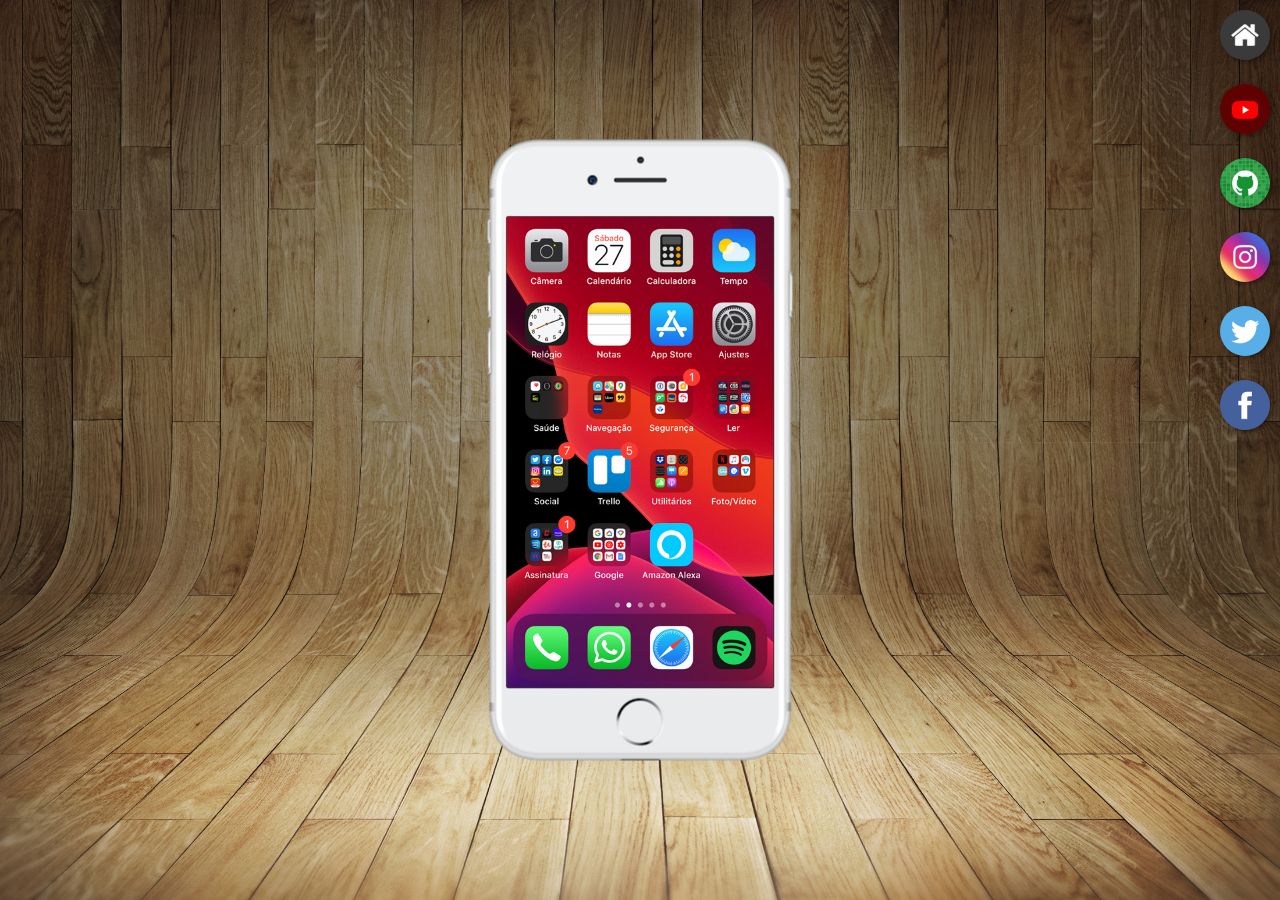
<file: index.html>
<!DOCTYPE html>
<html lang="pt-br">
<head>
    <meta charset="UTF-8">
    <meta http-equiv="X-UA-Compatible" content="IE=edge">
    <meta name="viewport" content="width=device-width, initial-scale=1.0">
    <title>projeto redes sociais</title>
    <link rel="shortcut icon" href="favicon.ico" type="image/x-icon">
    <link rel="stylesheet" href="estilos/style.css">
</head>
<body>
    <main>
        <section id="telefone">
            <iframe src="home.html" name="tela" id="tela" frameborder="0">
                seu navegador não é compatível com isso.
            </iframe>
        </section>
        <section id="sociais">
            <a href="home.html" target="tela"><img src="imagens/logo-home.jpg" alt="home"></a><br>
            <a href="youtube.html" target="tela"><img src="imagens/logo-youtube.jpg" alt="youtube"></a><br>
            <a href="github.html" target="tela"><img src="imagens/logo-github.jpg" alt="github"></a><br>
            <a href="instagram.html" target="tela"><img src="imagens/logo-instagram.jpg" alt="instagram"></a><br>
            <a href="twitter.html" target="tela"><img src="imagens/logo-twitter.jpg" alt="twitter"></a><br>
            <a href="facebook.html" target="tela"><img src="imagens/logo-facebook.jpg" alt="facebook"></a>
        </section>
    </main>
    
</body>
</html>
</file>
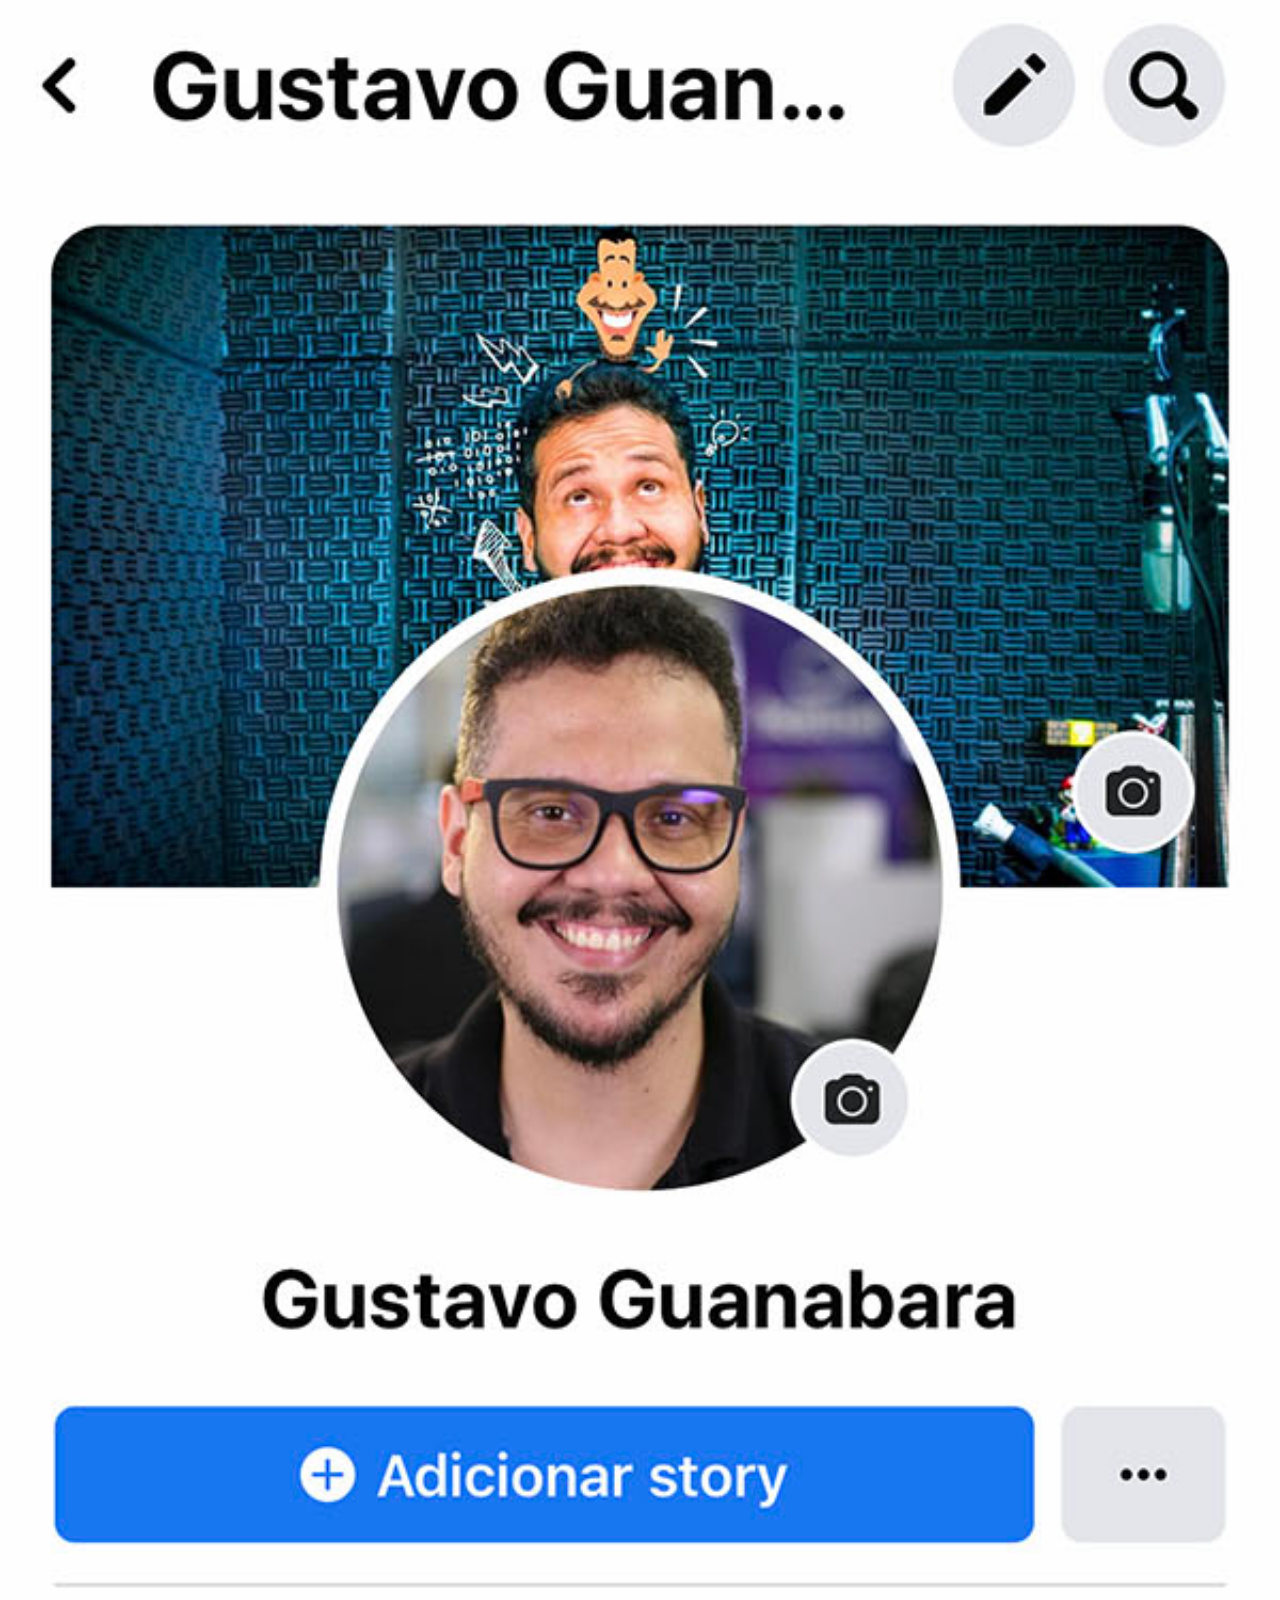
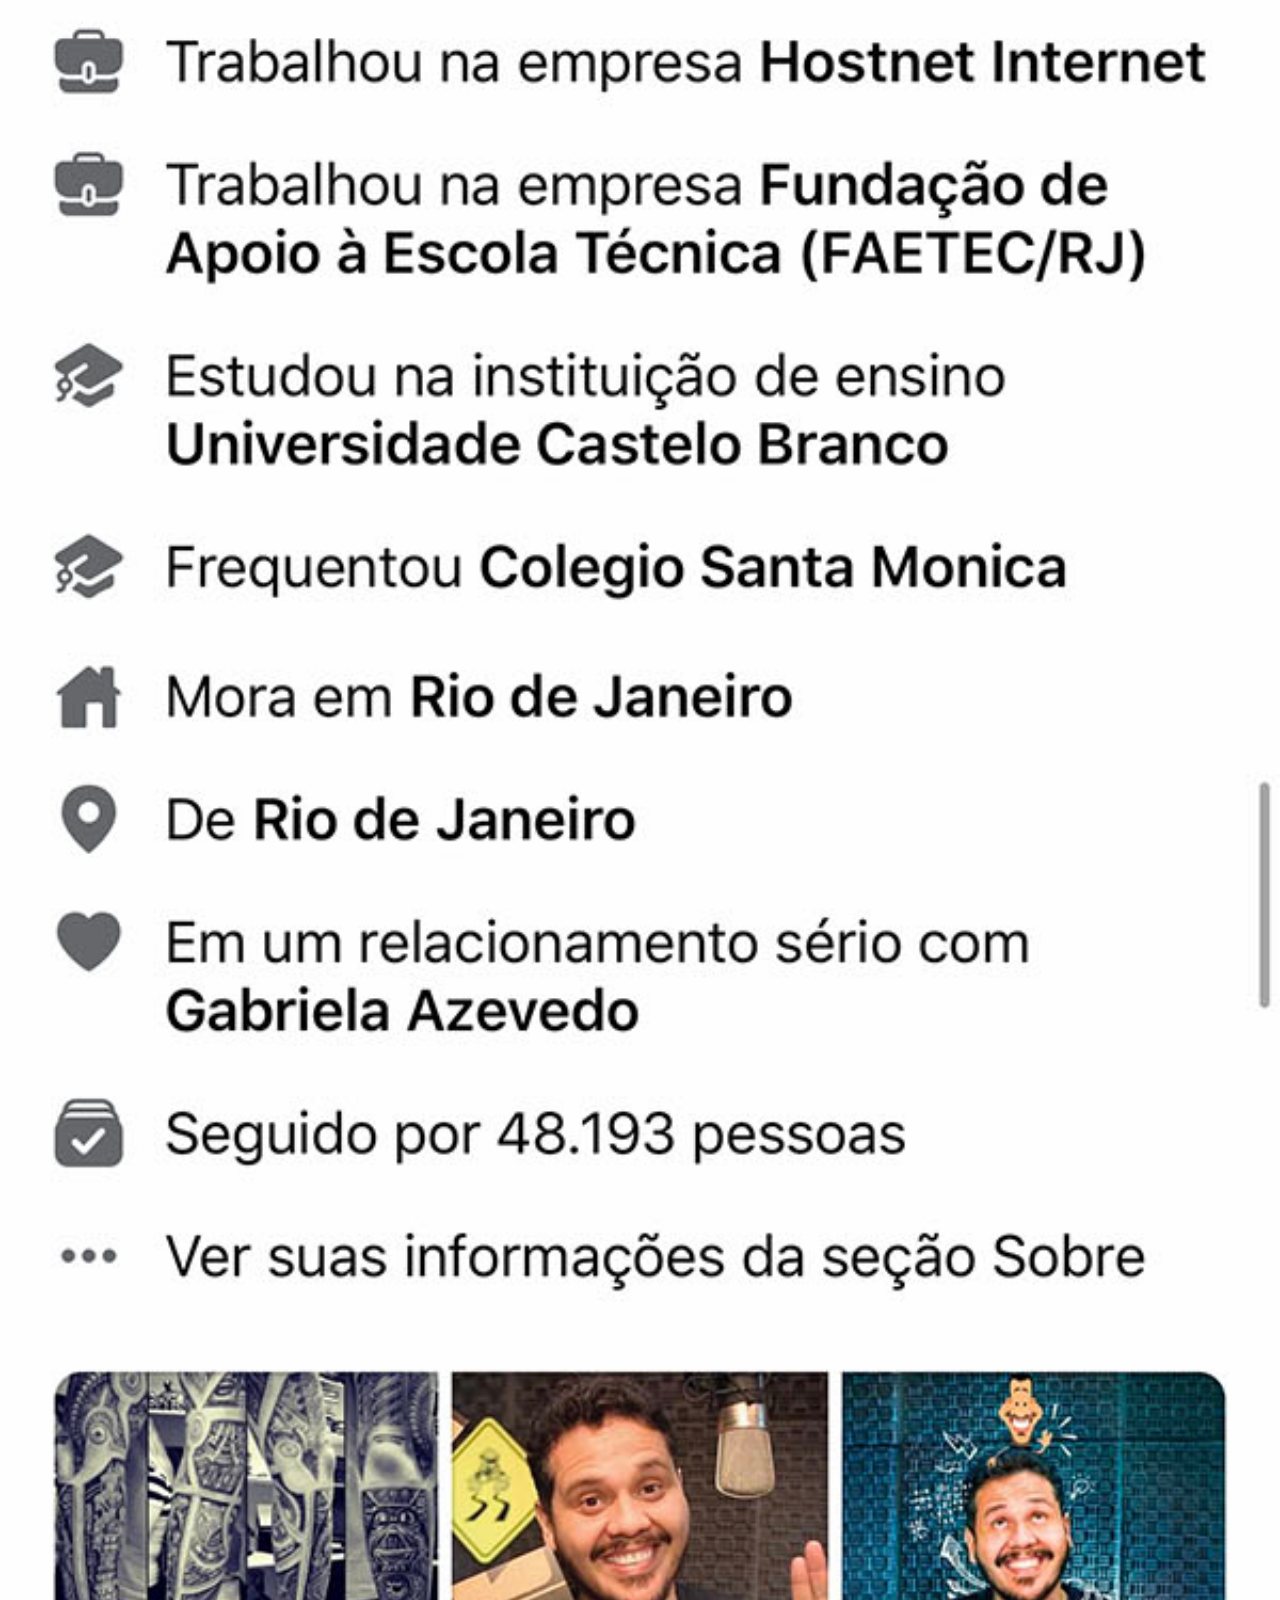
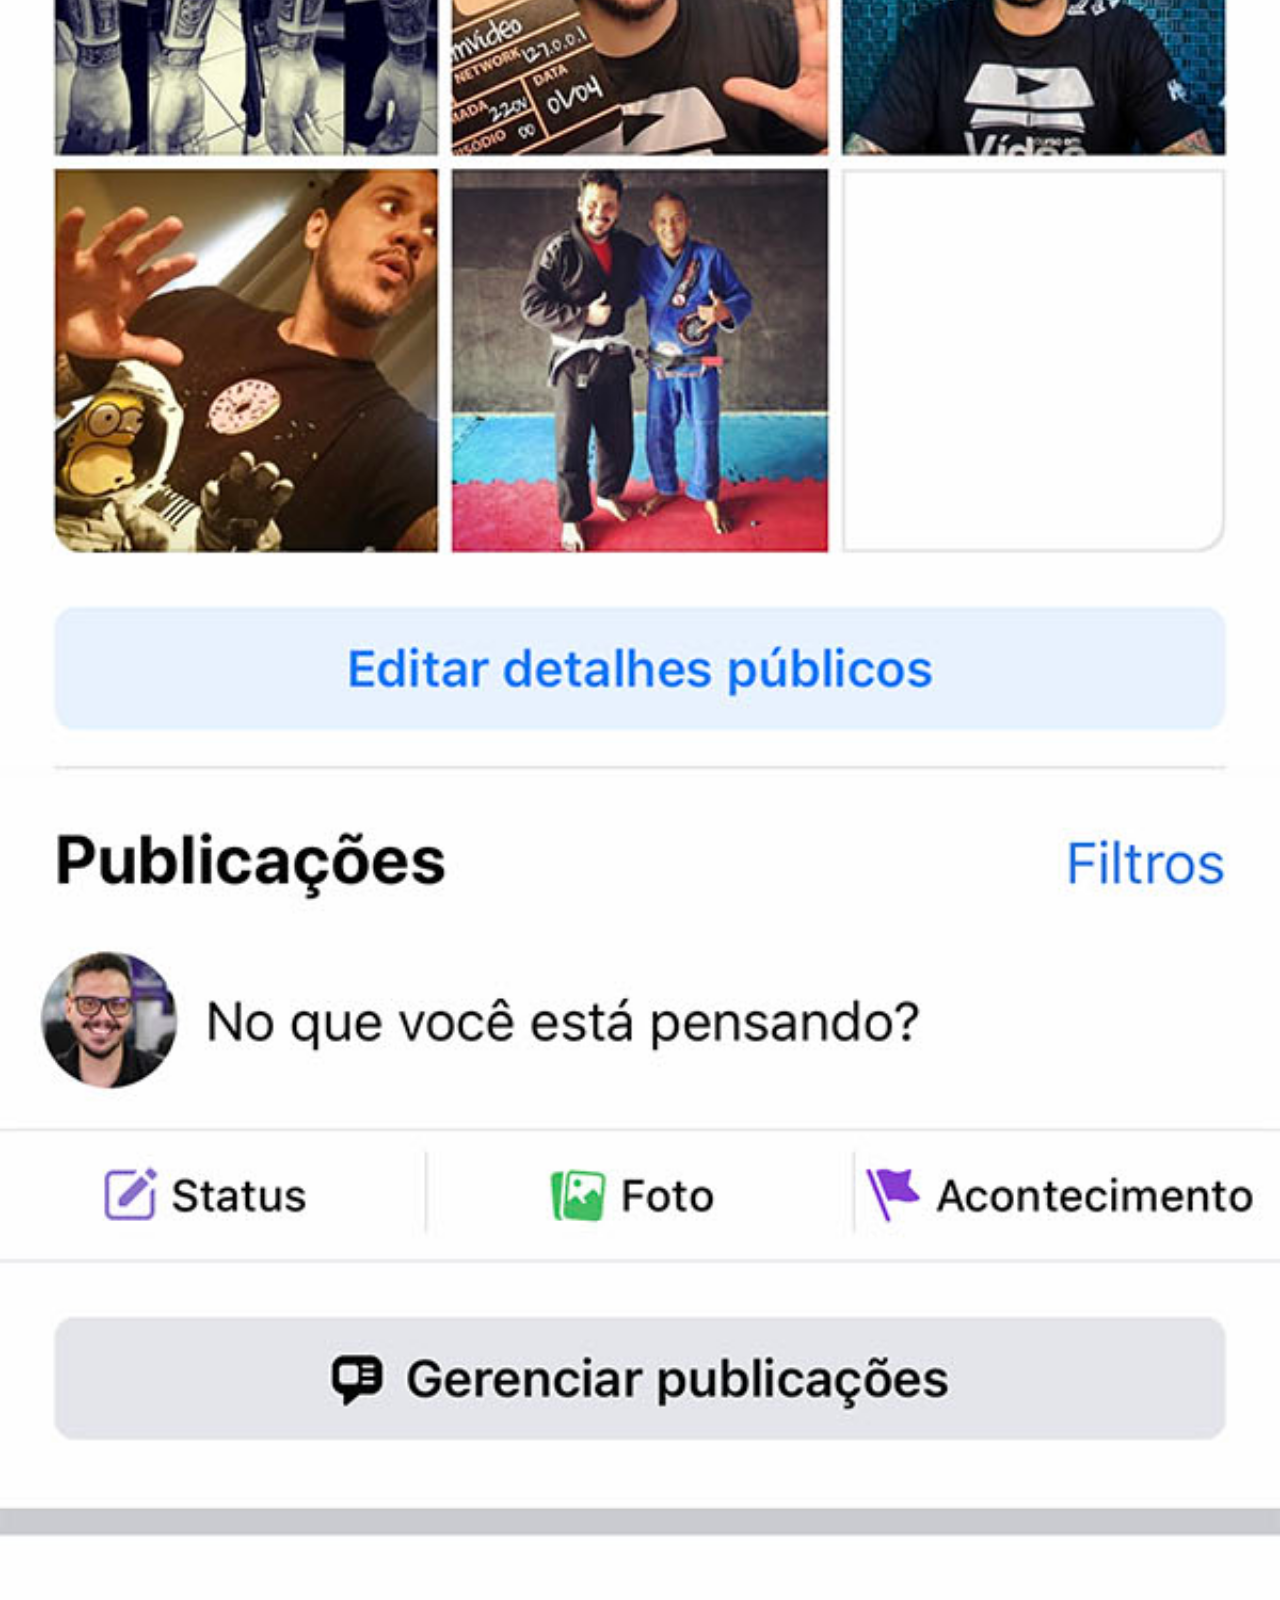
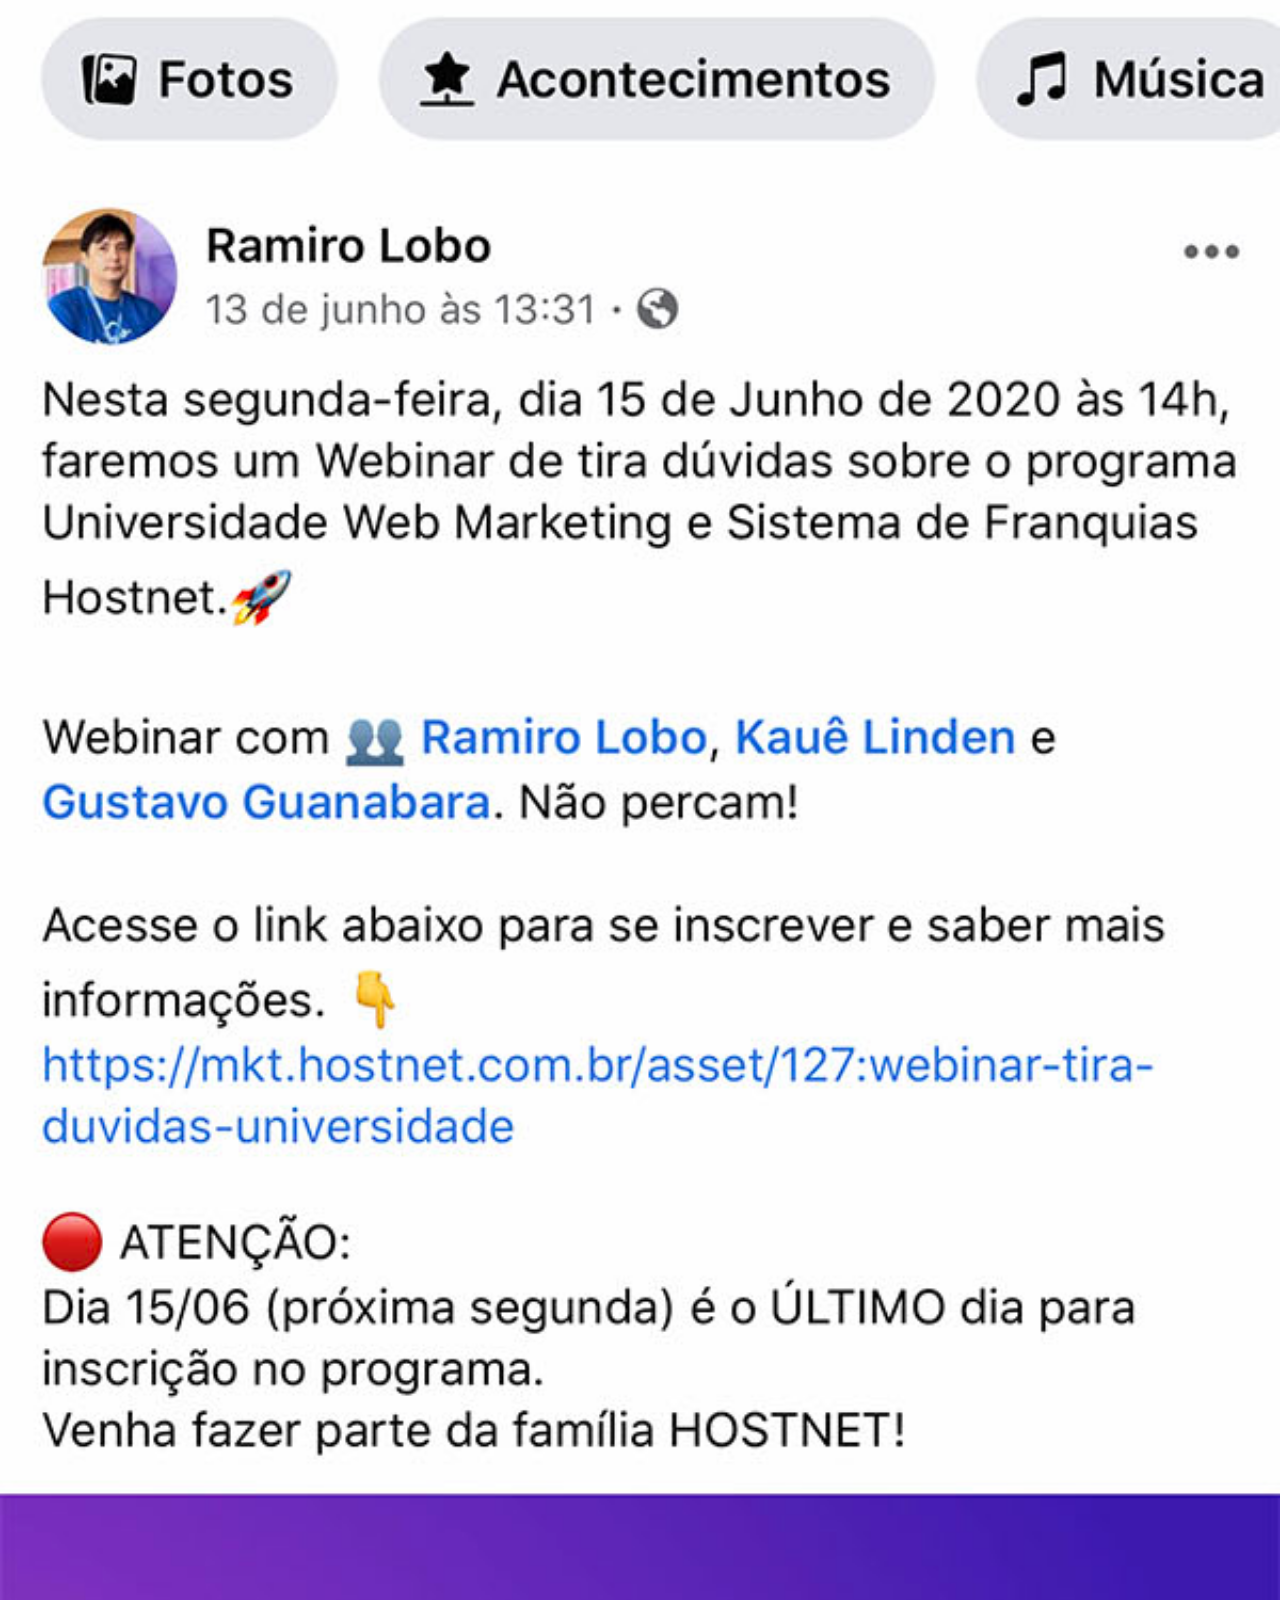
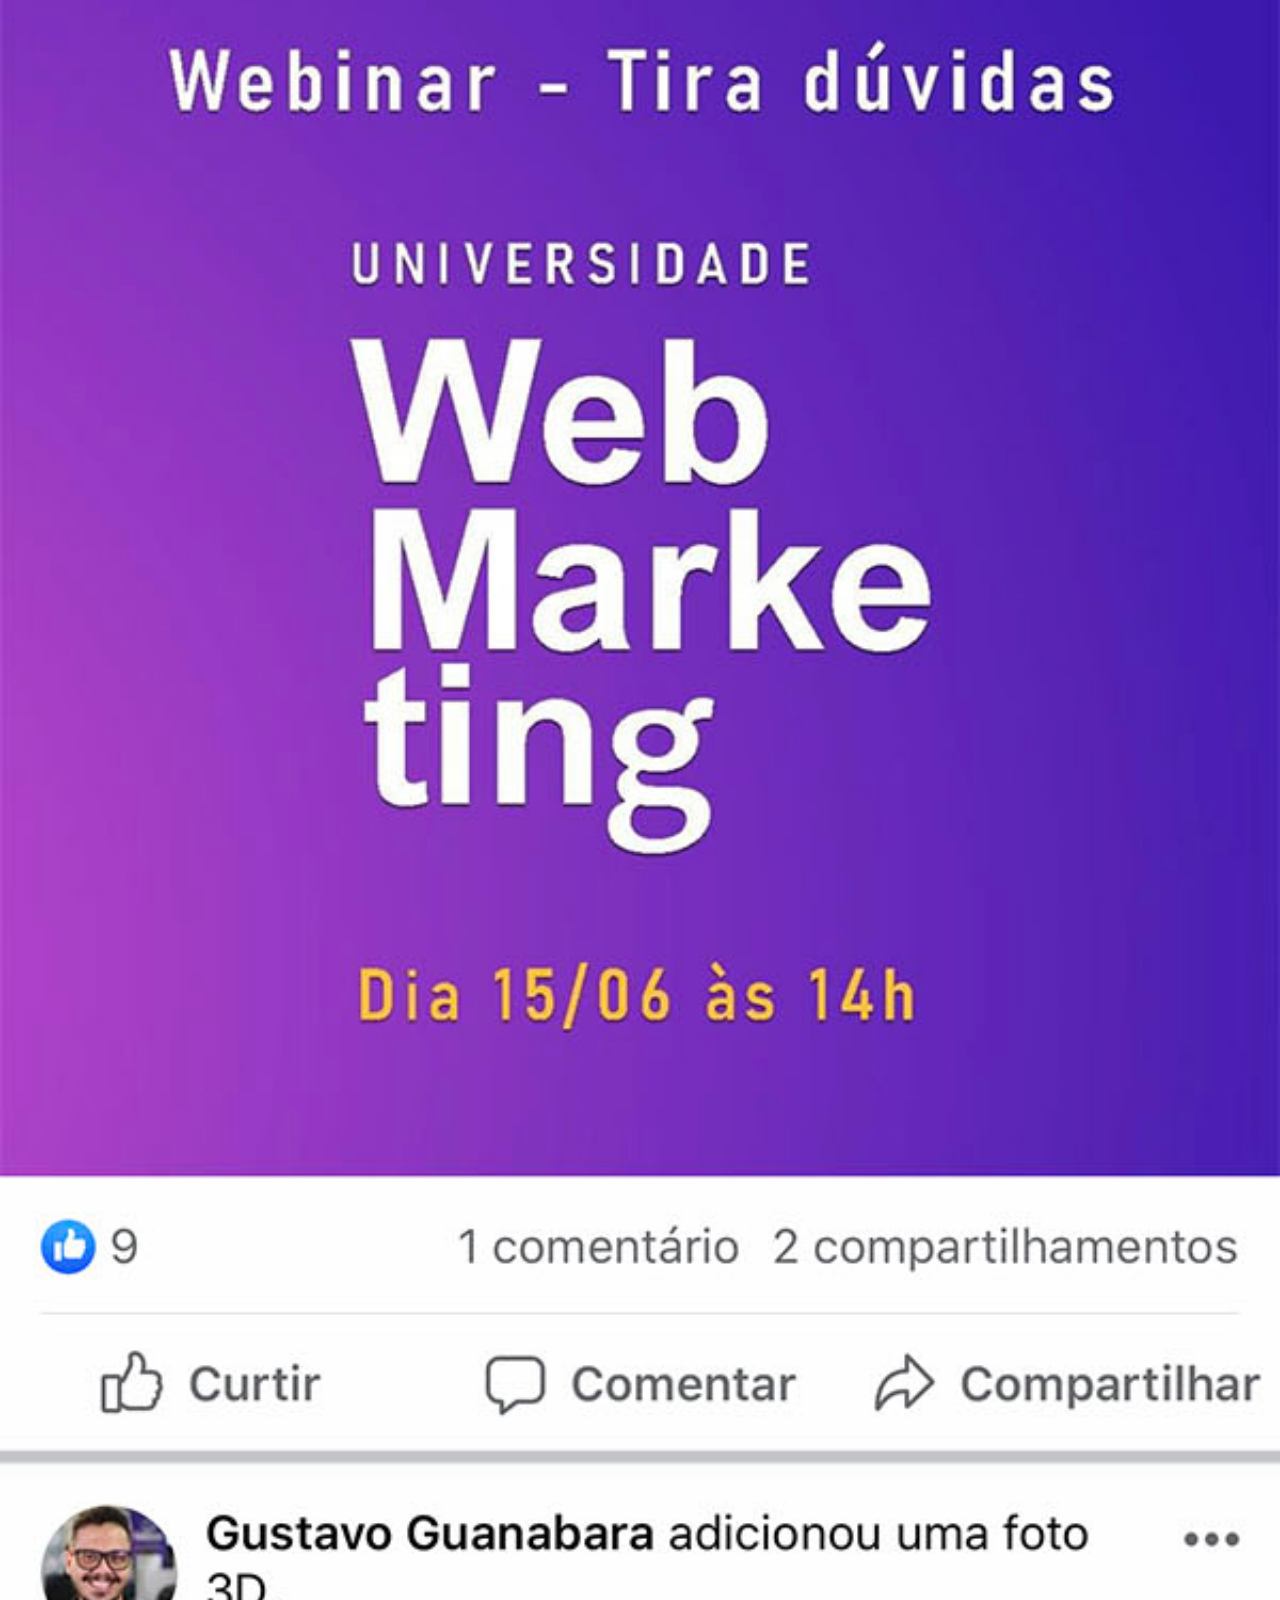
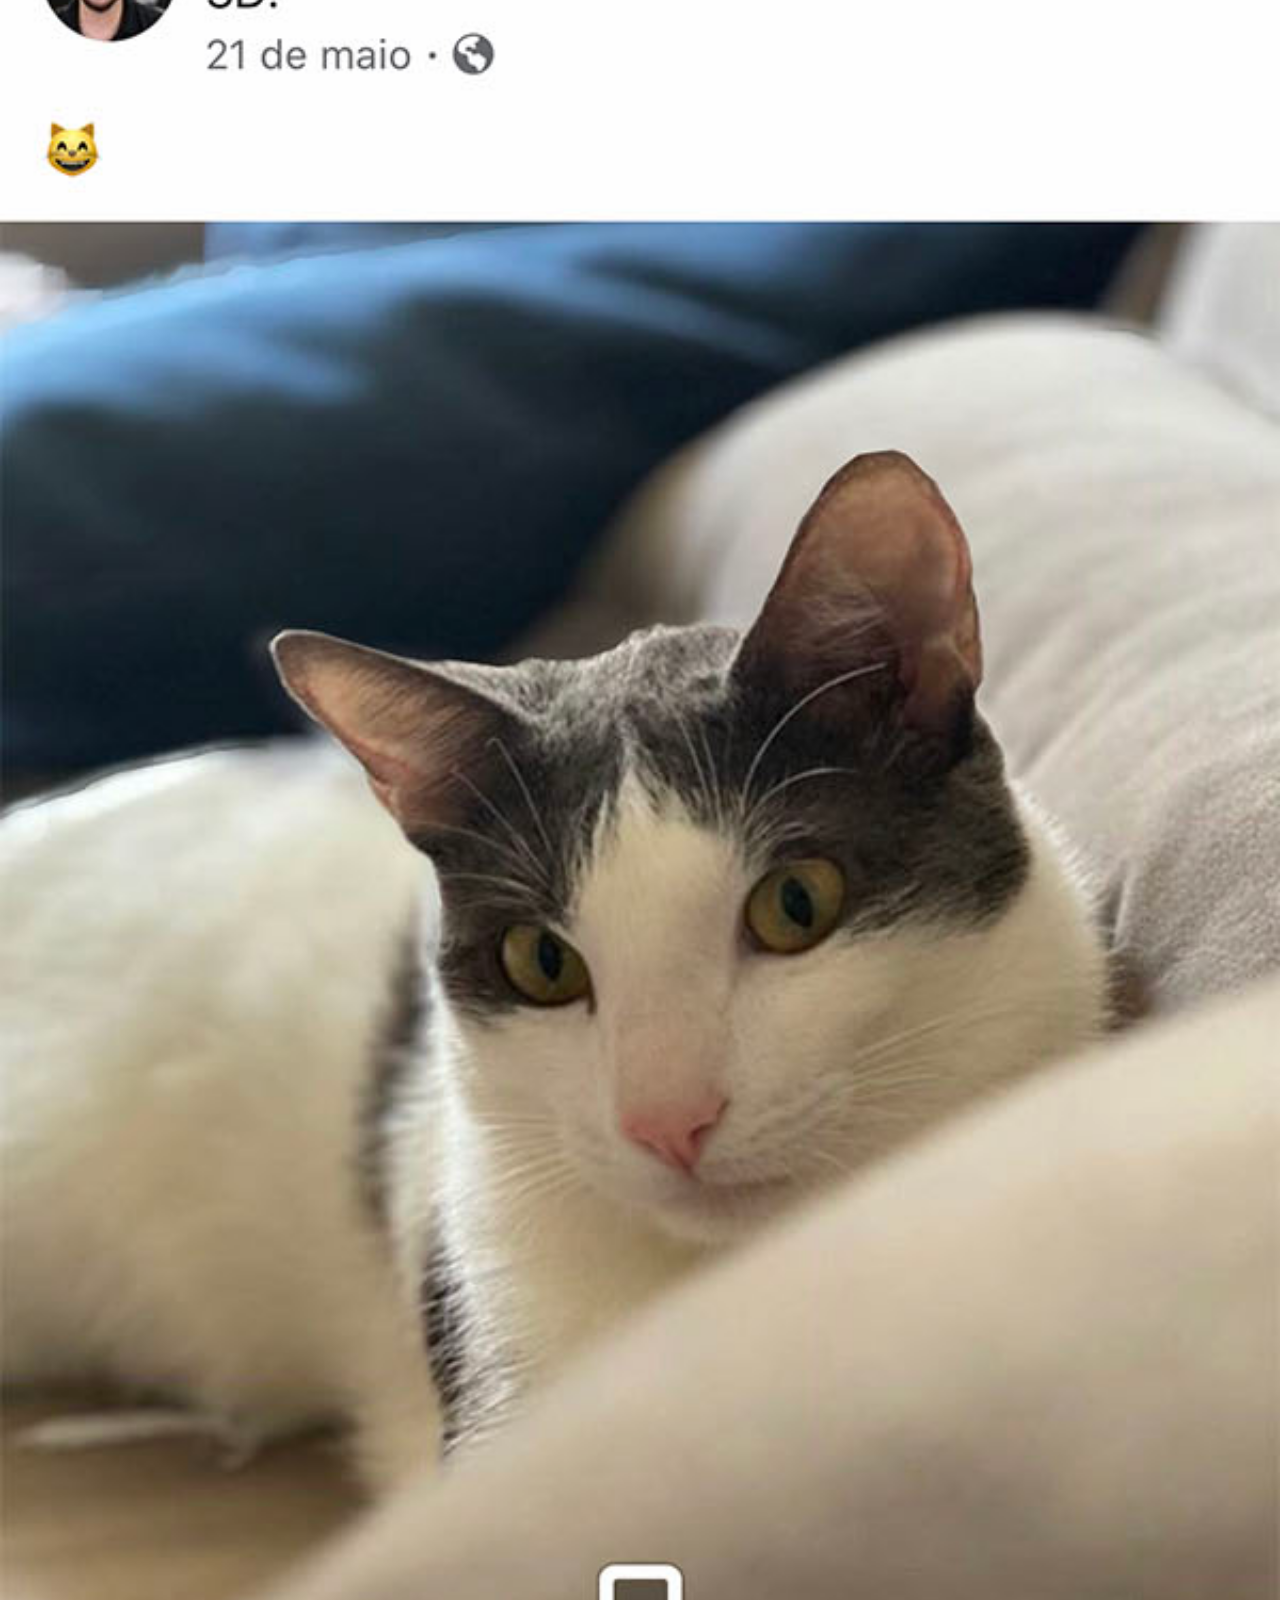
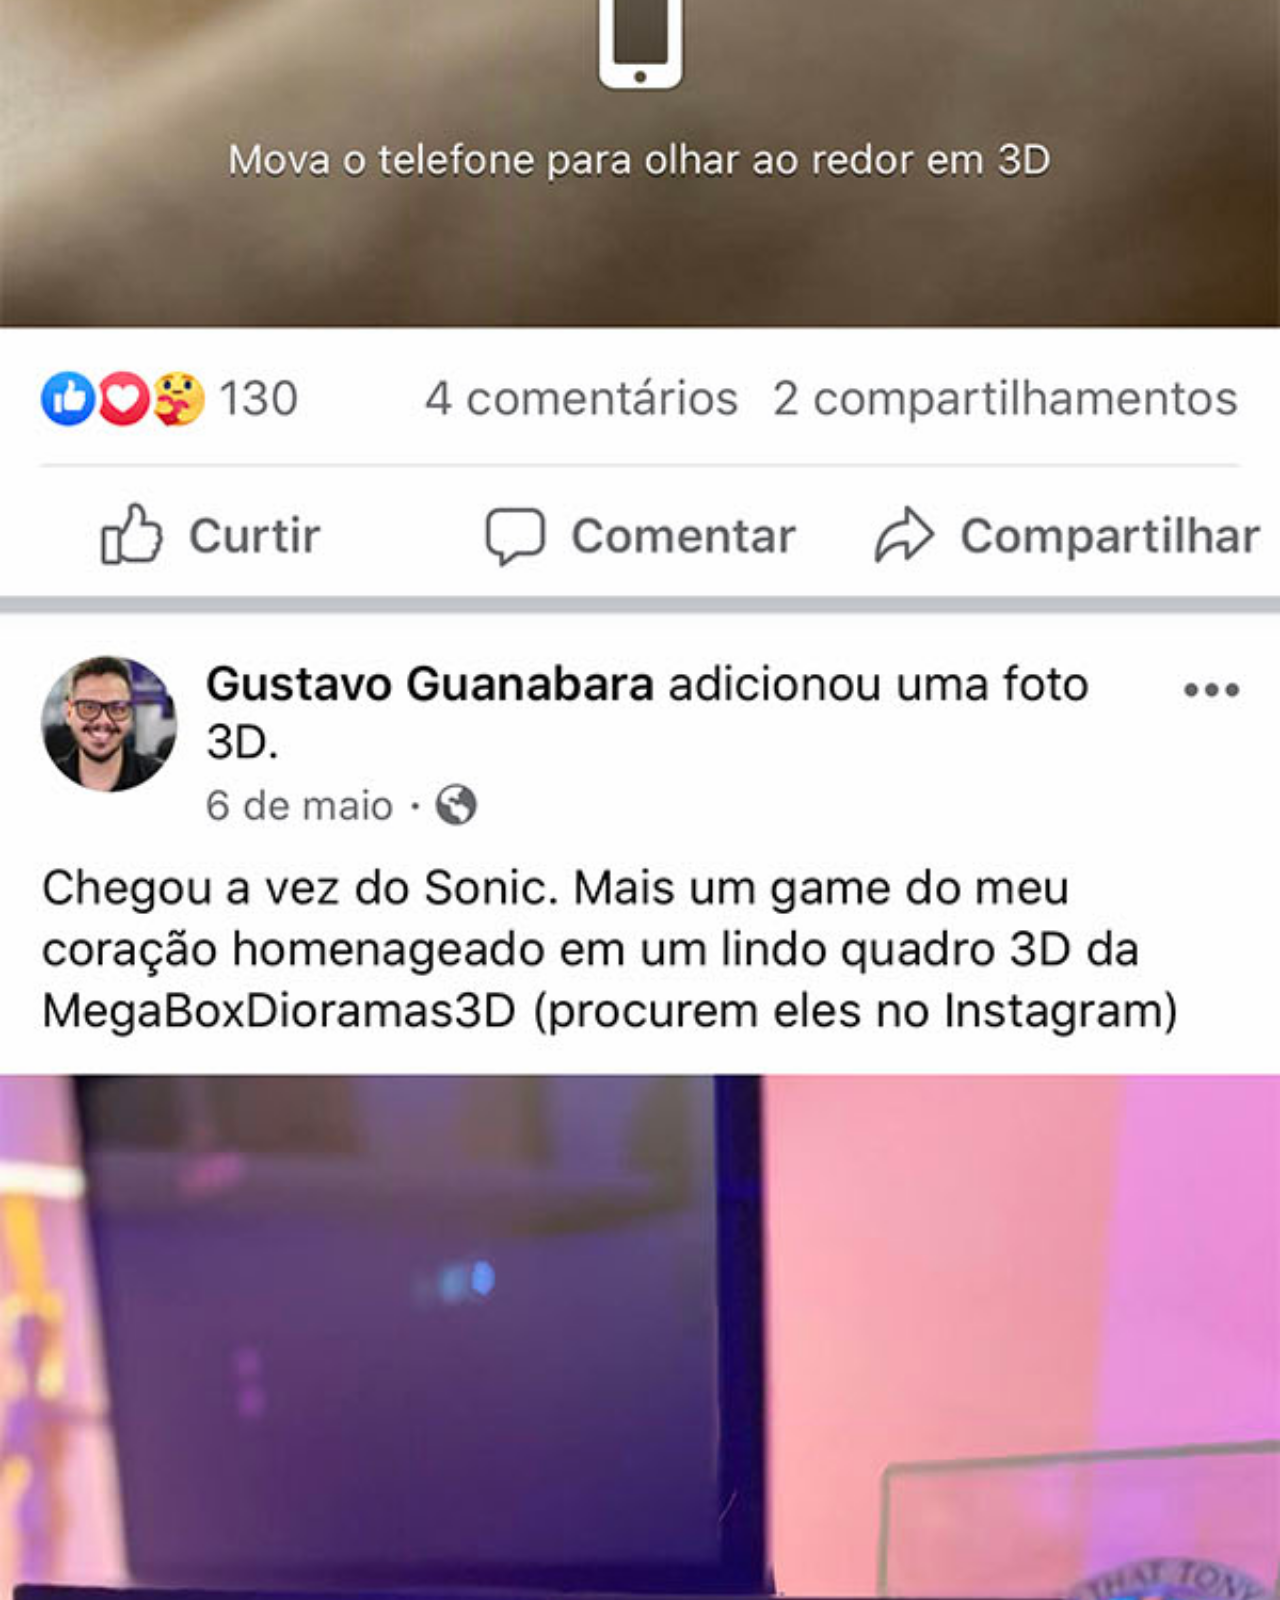
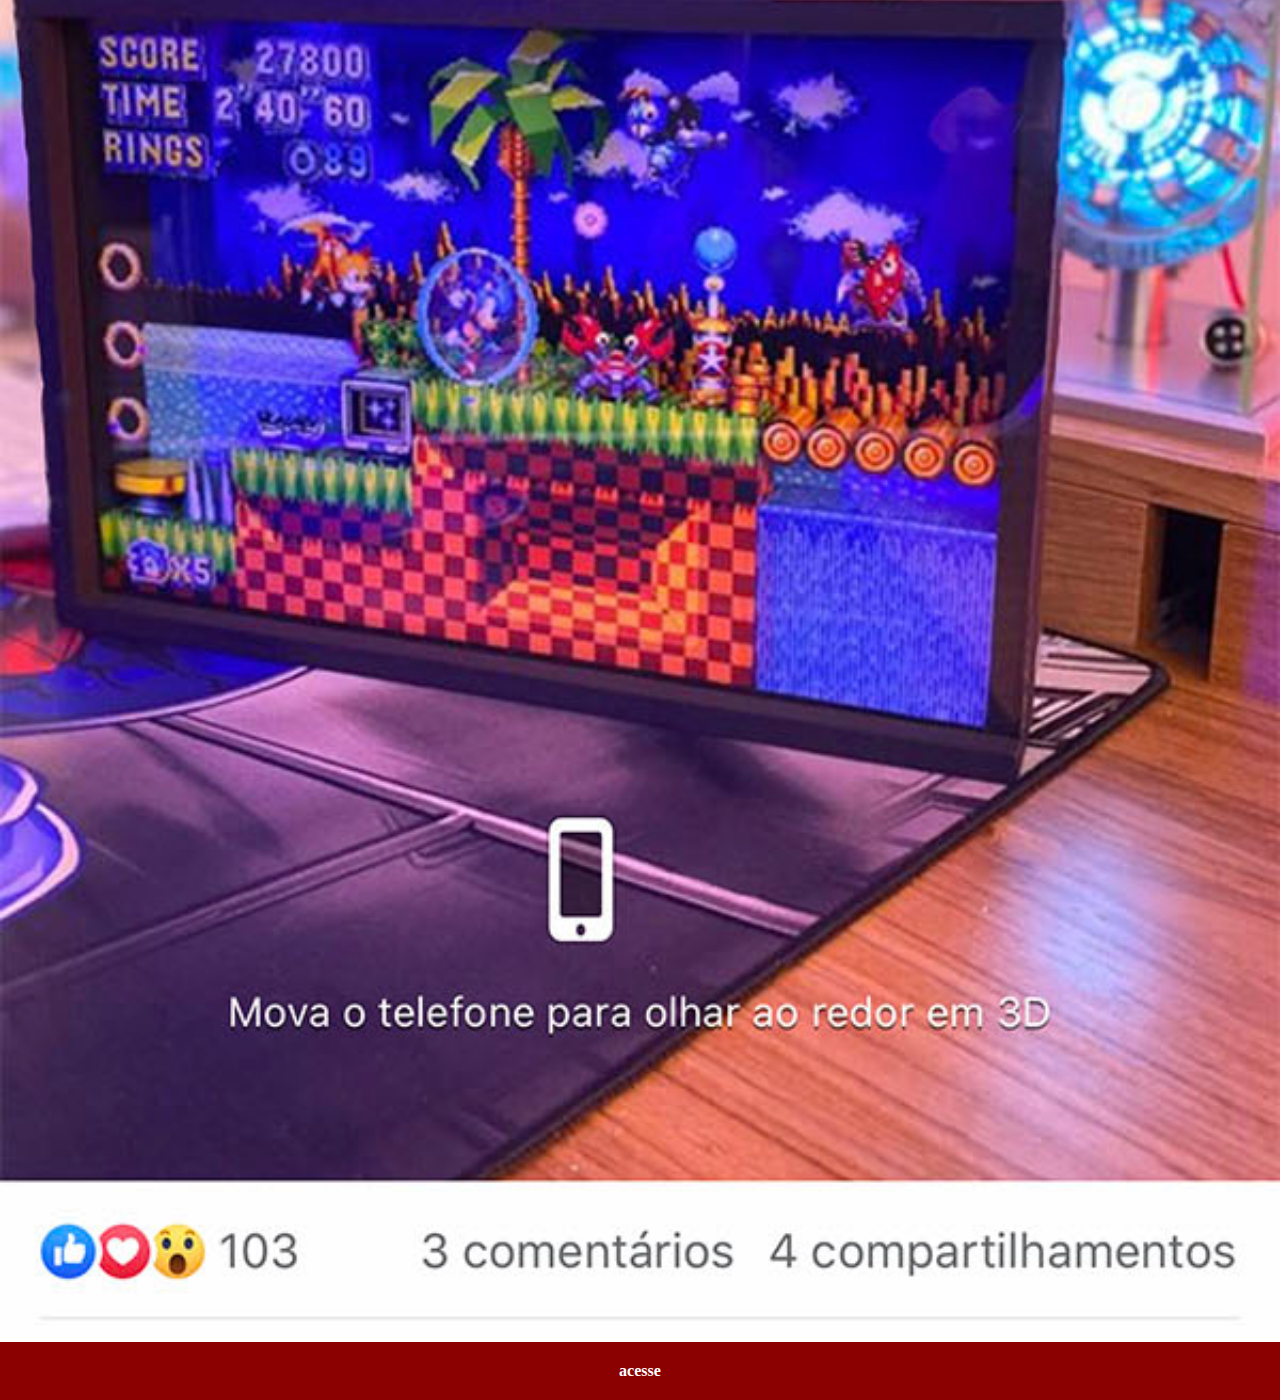
<file: facebook.html>
<!DOCTYPE html>
<html lang="pt-br">
<head>
    <meta charset="UTF-8">
    <meta http-equiv="X-UA-Compatible" content="IE=edge">
    <meta name="viewport" content="width=device-width, initial-scale=1.0">
    <title>facebook</title>
    <link rel="stylesheet" href="estilos/social.css">
</head>
<body>
    <img src="imagens/tela-facebook.jpg" alt="facebook">
    <a href="https://www.facebook.com/ivanildocampos.ivanildocampos/" target="_blank">acesse</a>
</body>
</html>
</file>
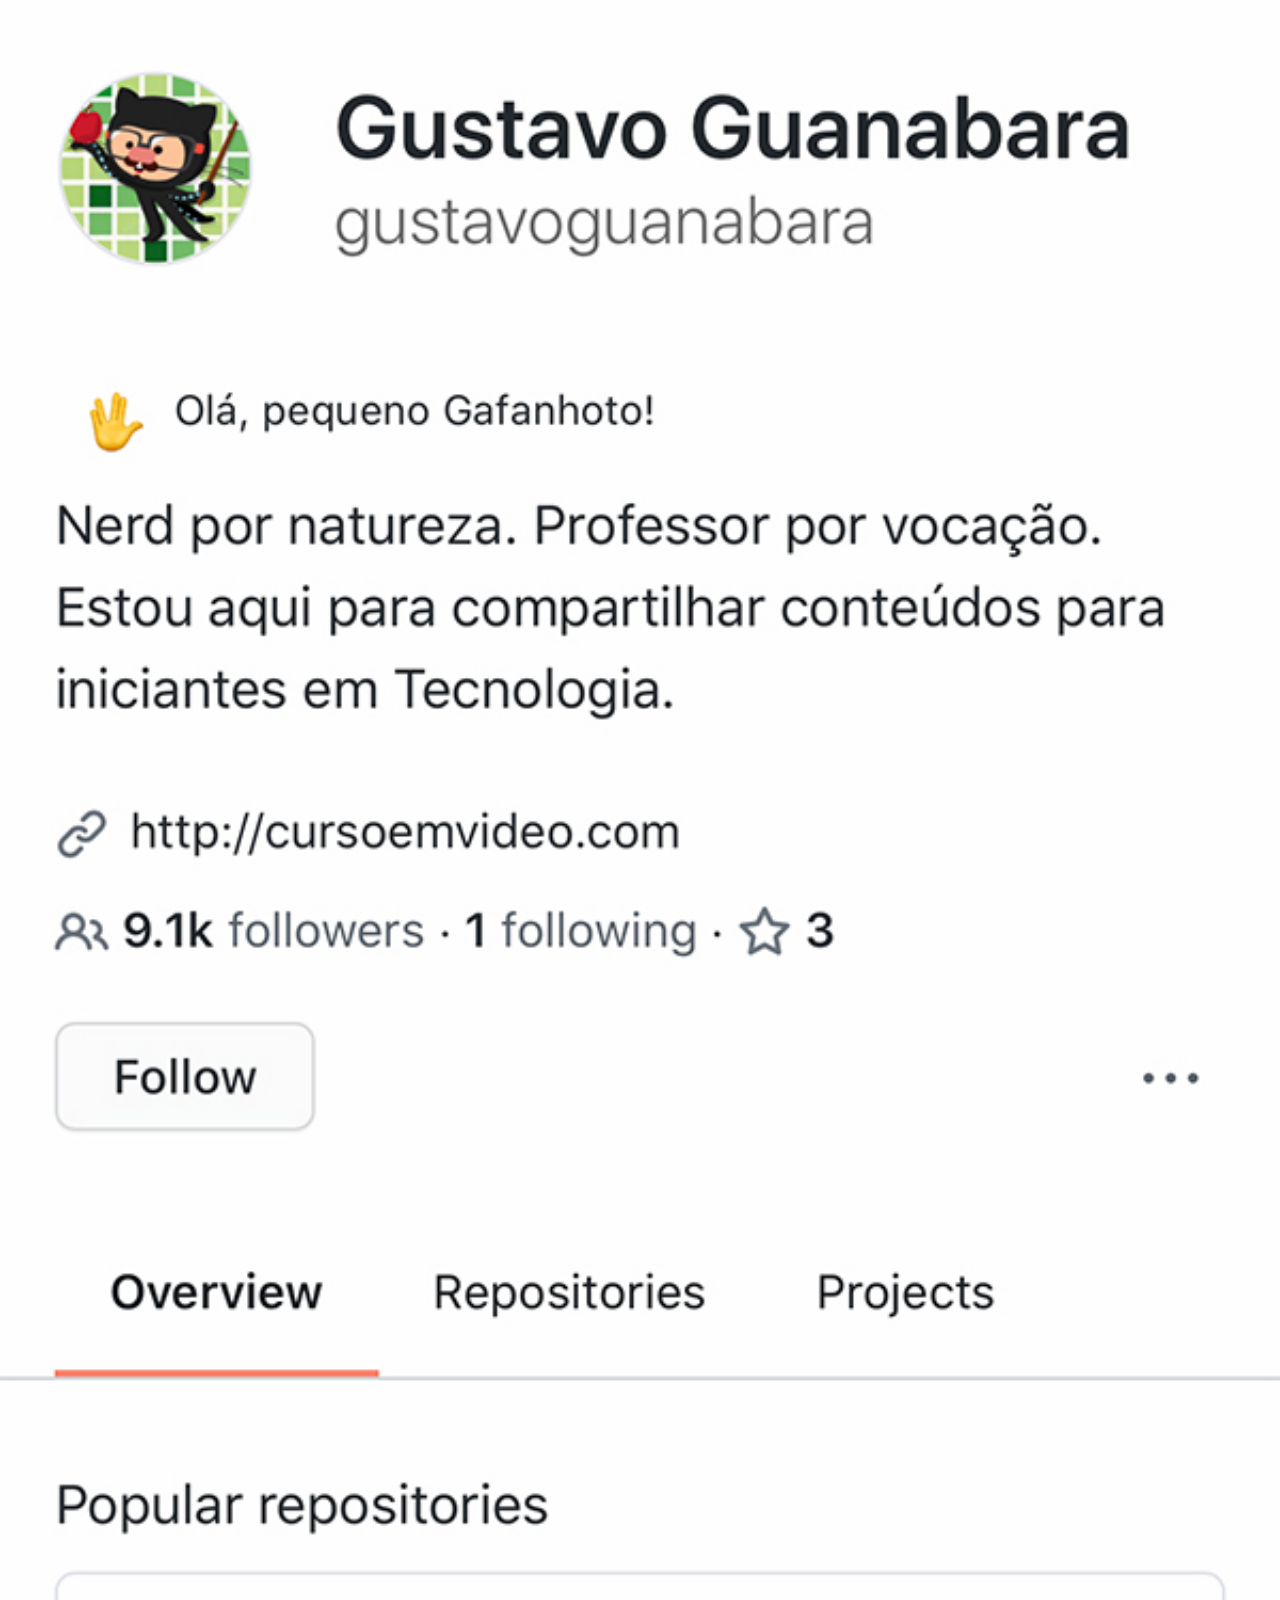
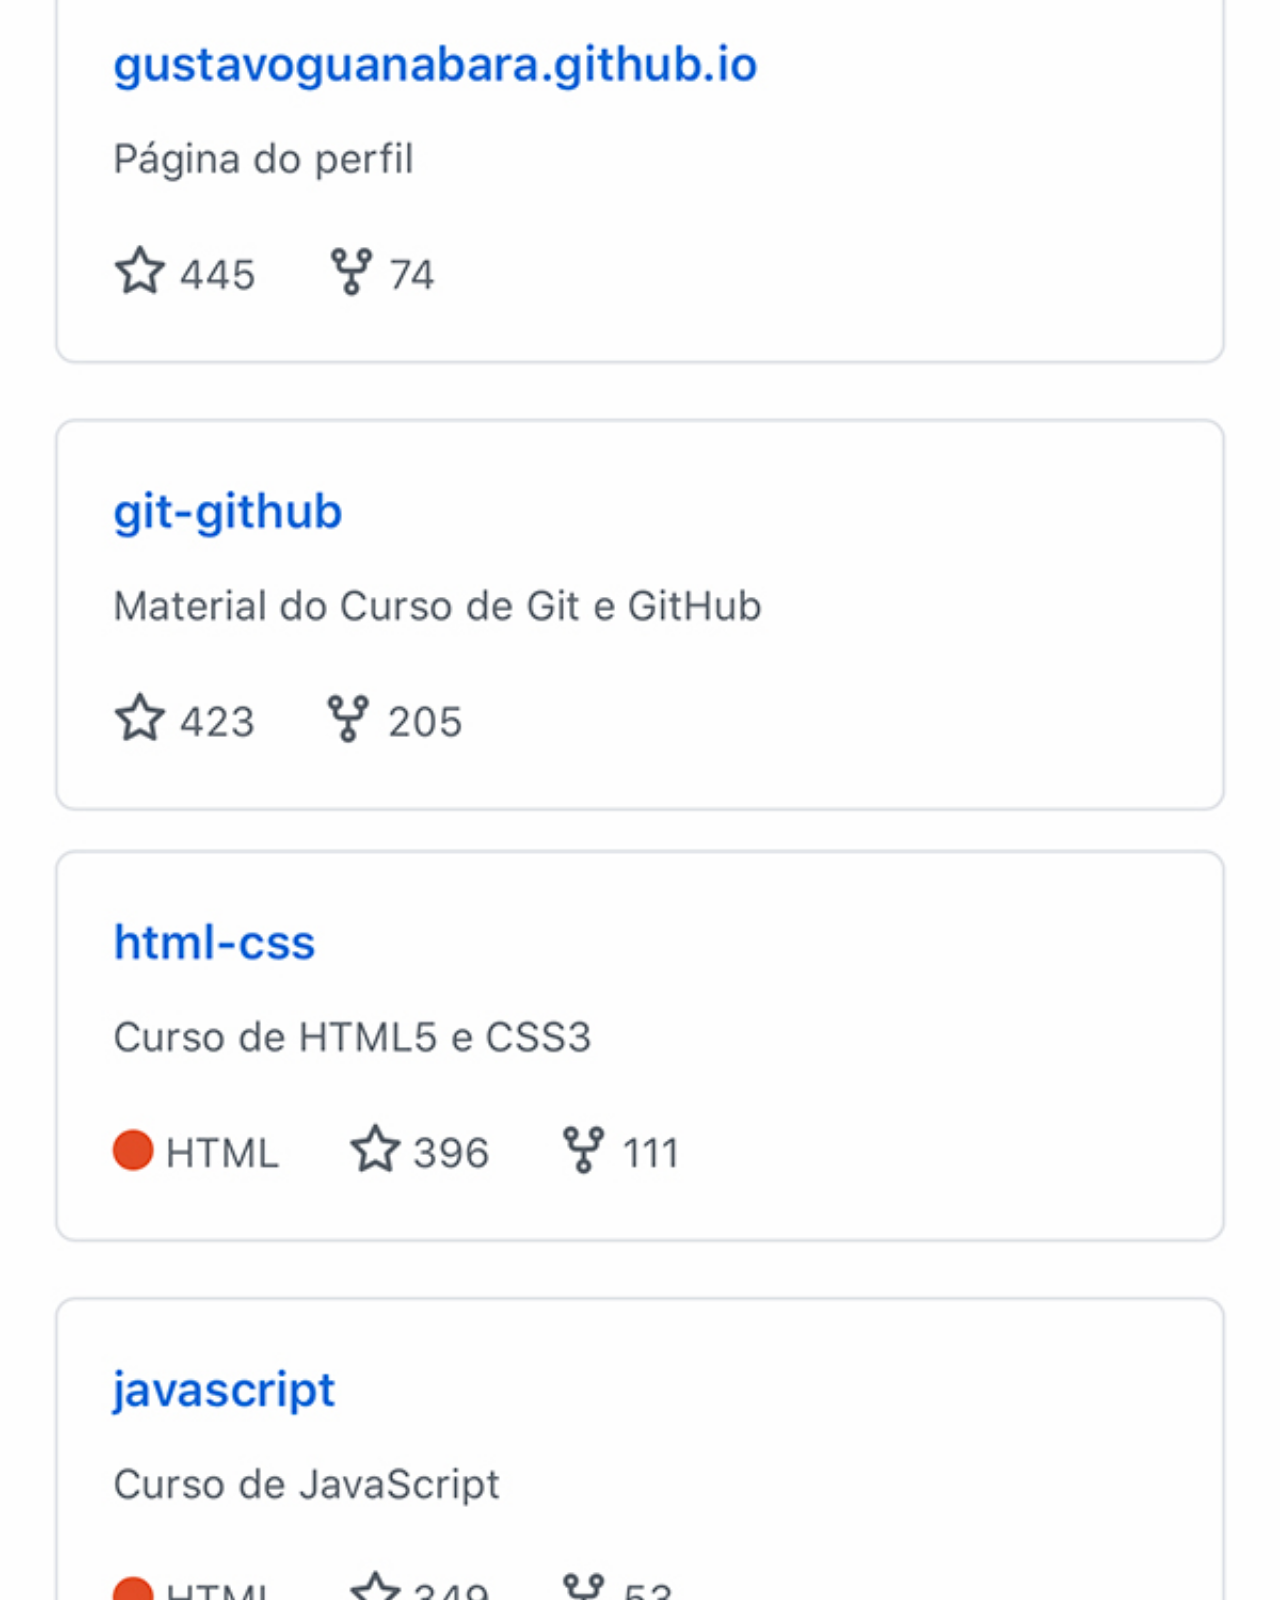
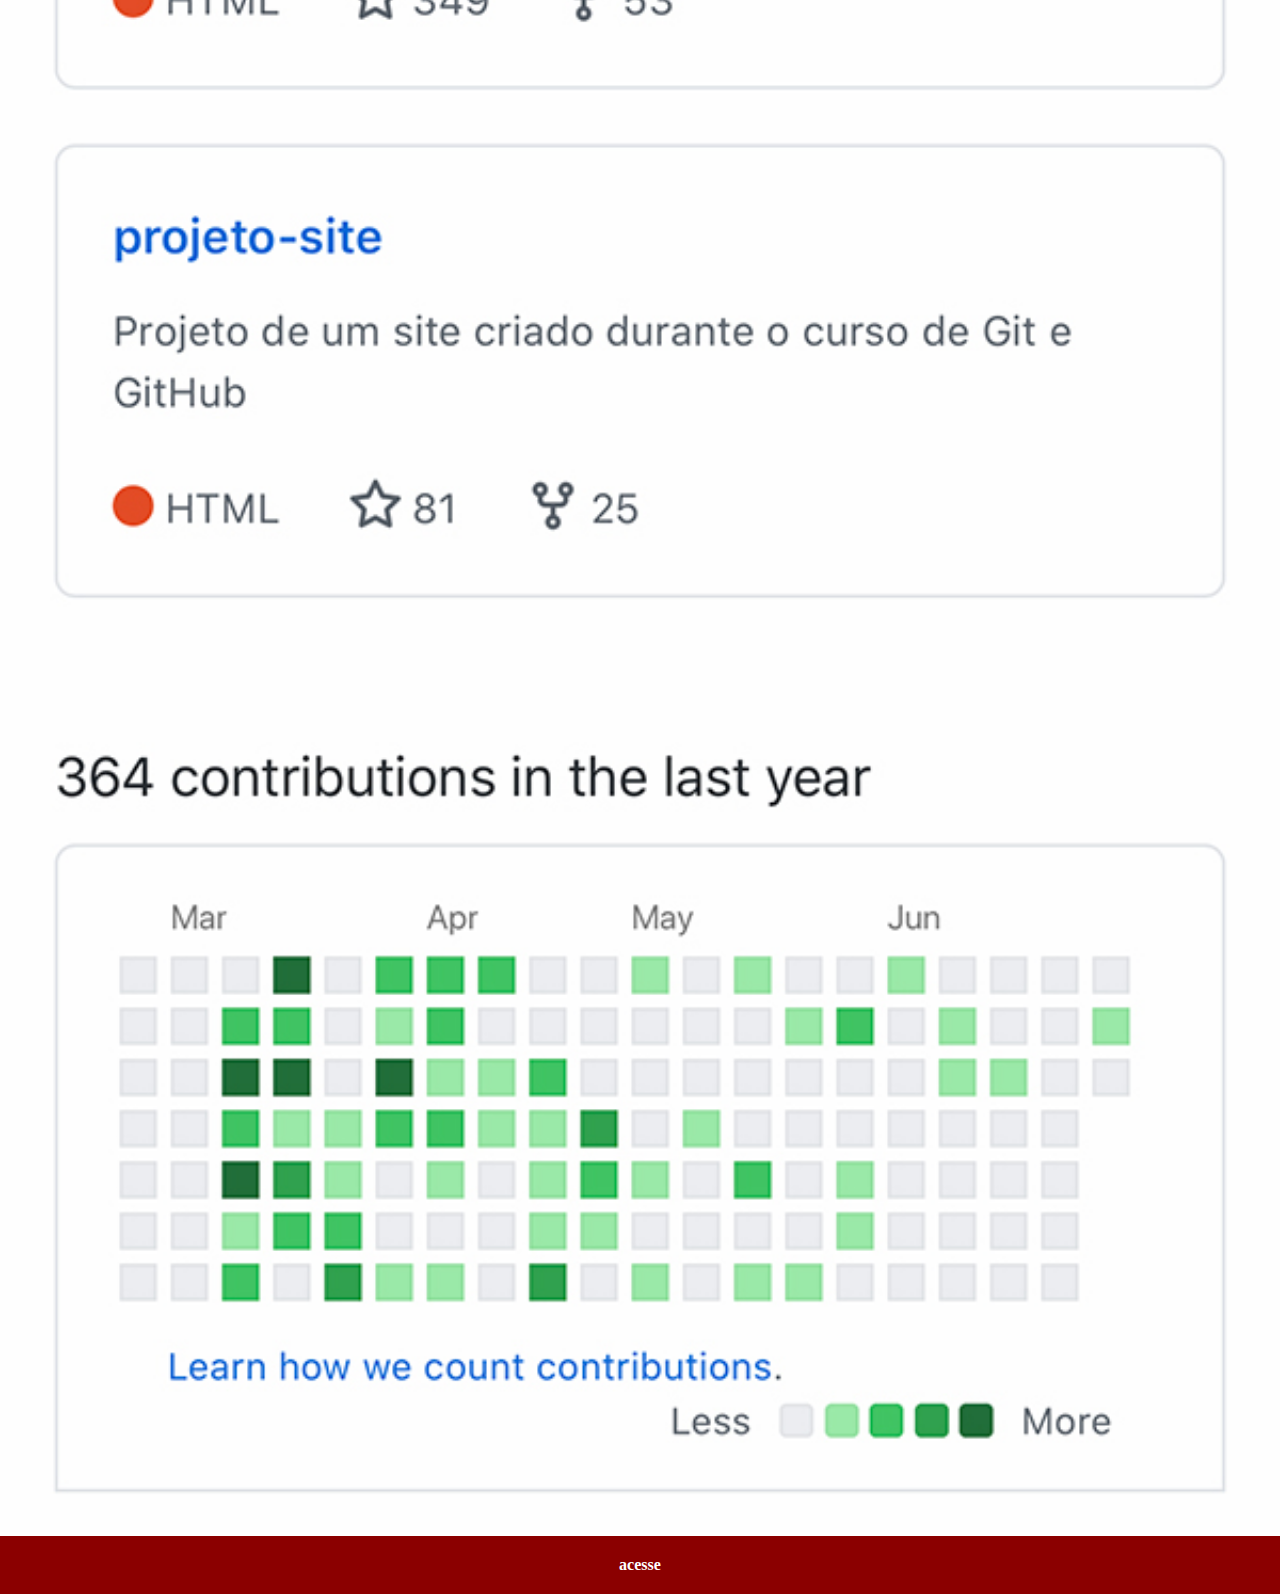
<file: github.html>
<!DOCTYPE html>
<html lang="pt-br">
<head>
    <meta charset="UTF-8">
    <meta http-equiv="X-UA-Compatible" content="IE=edge">
    <meta name="viewport" content="width=device-width, initial-scale=1.0">
    <title>Document</title>
    <link rel="stylesheet" href="estilos/social.css">
</head>
<body>
    <img src="imagens/tela-github.jpg" alt="github">
    <a href="https://github.com/IvanildoCampos/projeto-social" target="_blank">acesse</a>
    
</body>
</html>
</file>
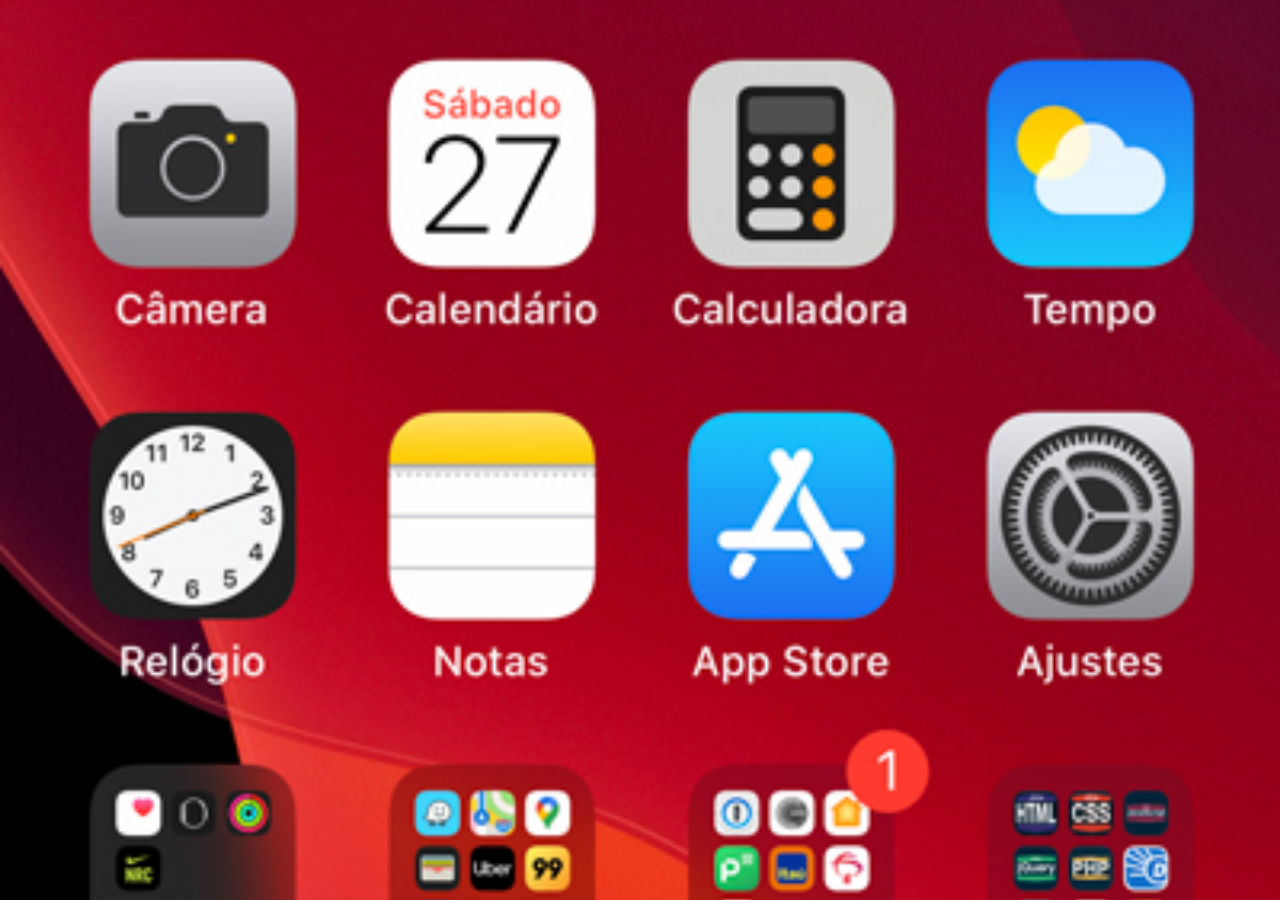
<file: home.html>
<!DOCTYPE html>
<html lang="pt-br">
<head>
    <meta charset="UTF-8">
    <meta http-equiv="X-UA-Compatible" content="IE=edge">
    <meta name="viewport" content="width=device-width, initial-scale=1.0">
    <title>home</title>
    <style>
        * {
            margin: 0px;
            padding: 0px;
        }

        body {
            width: 100vw;
            height: 100vh;
            background: black url('imagens/tela-home.jpg') no-repeat top center;
            background-size: cover;
        }
    </style>
</head>
<body>
    
</body>
</html>
</file>
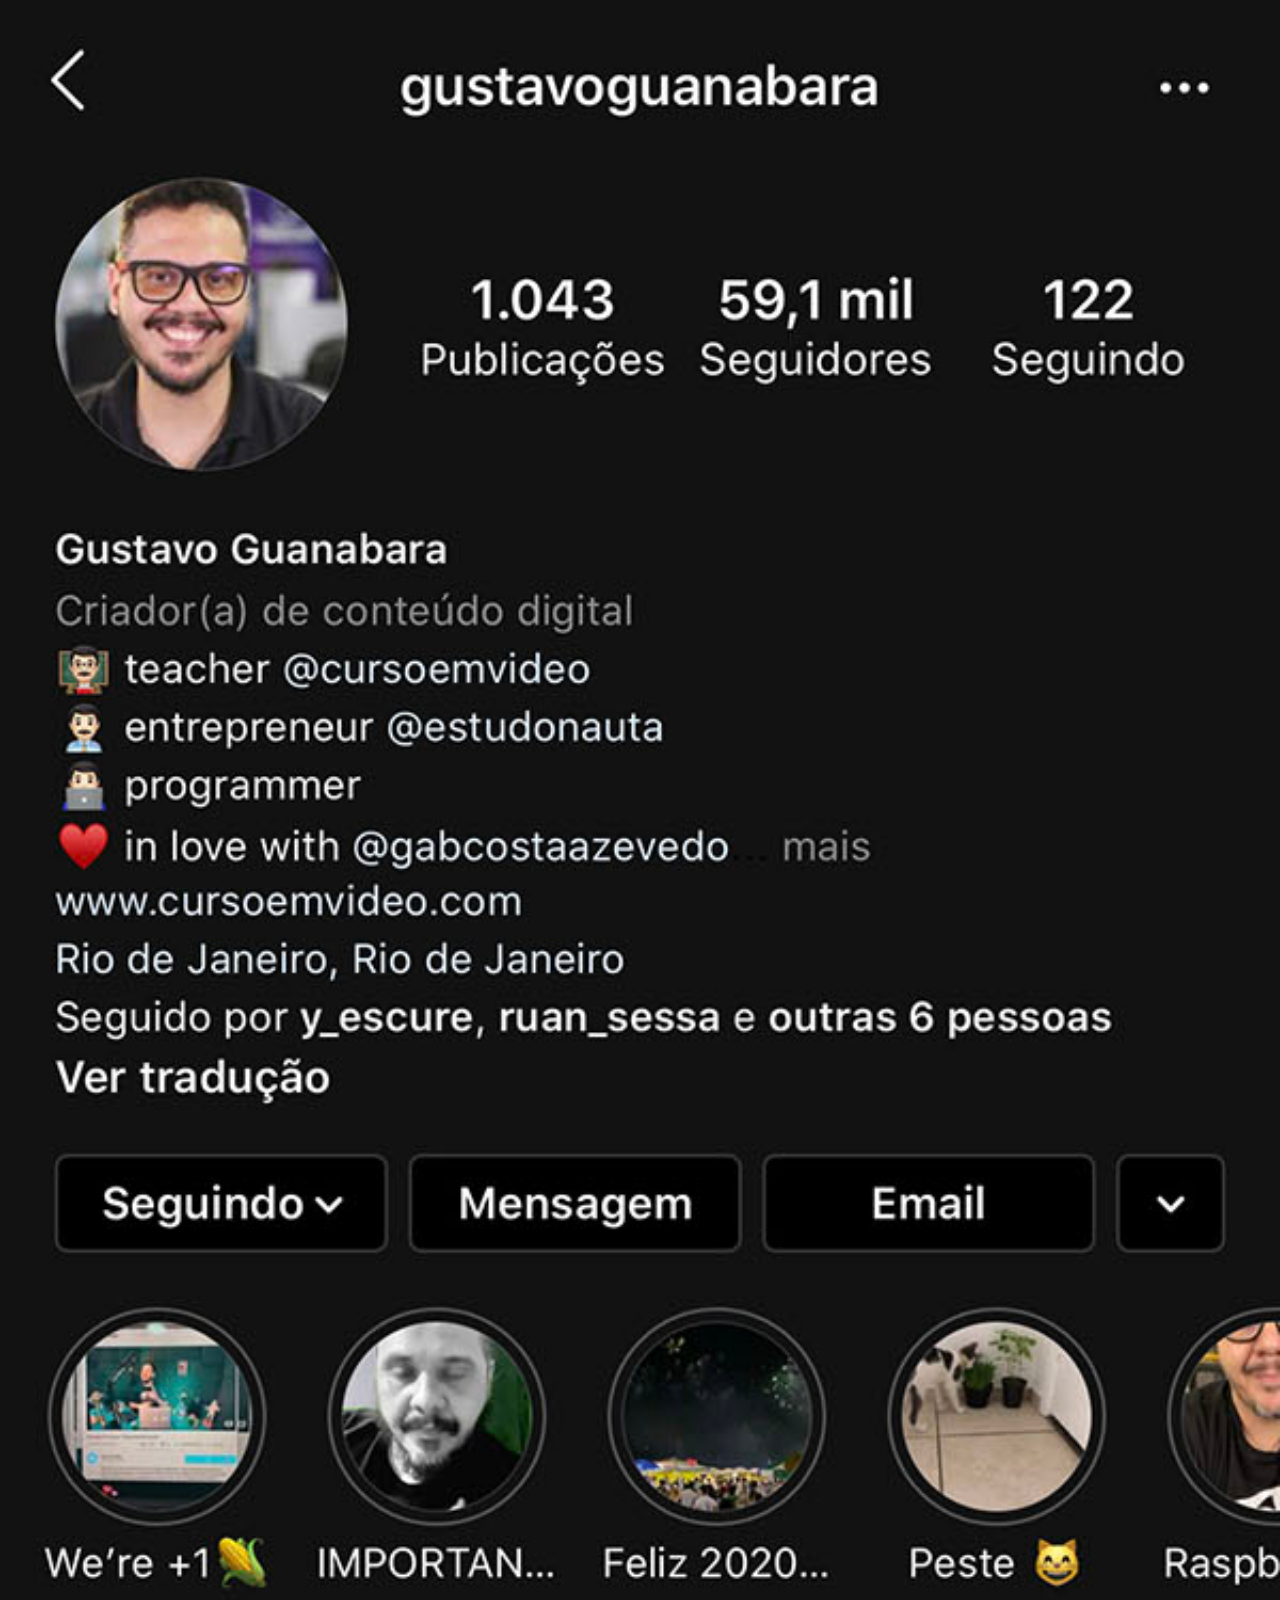
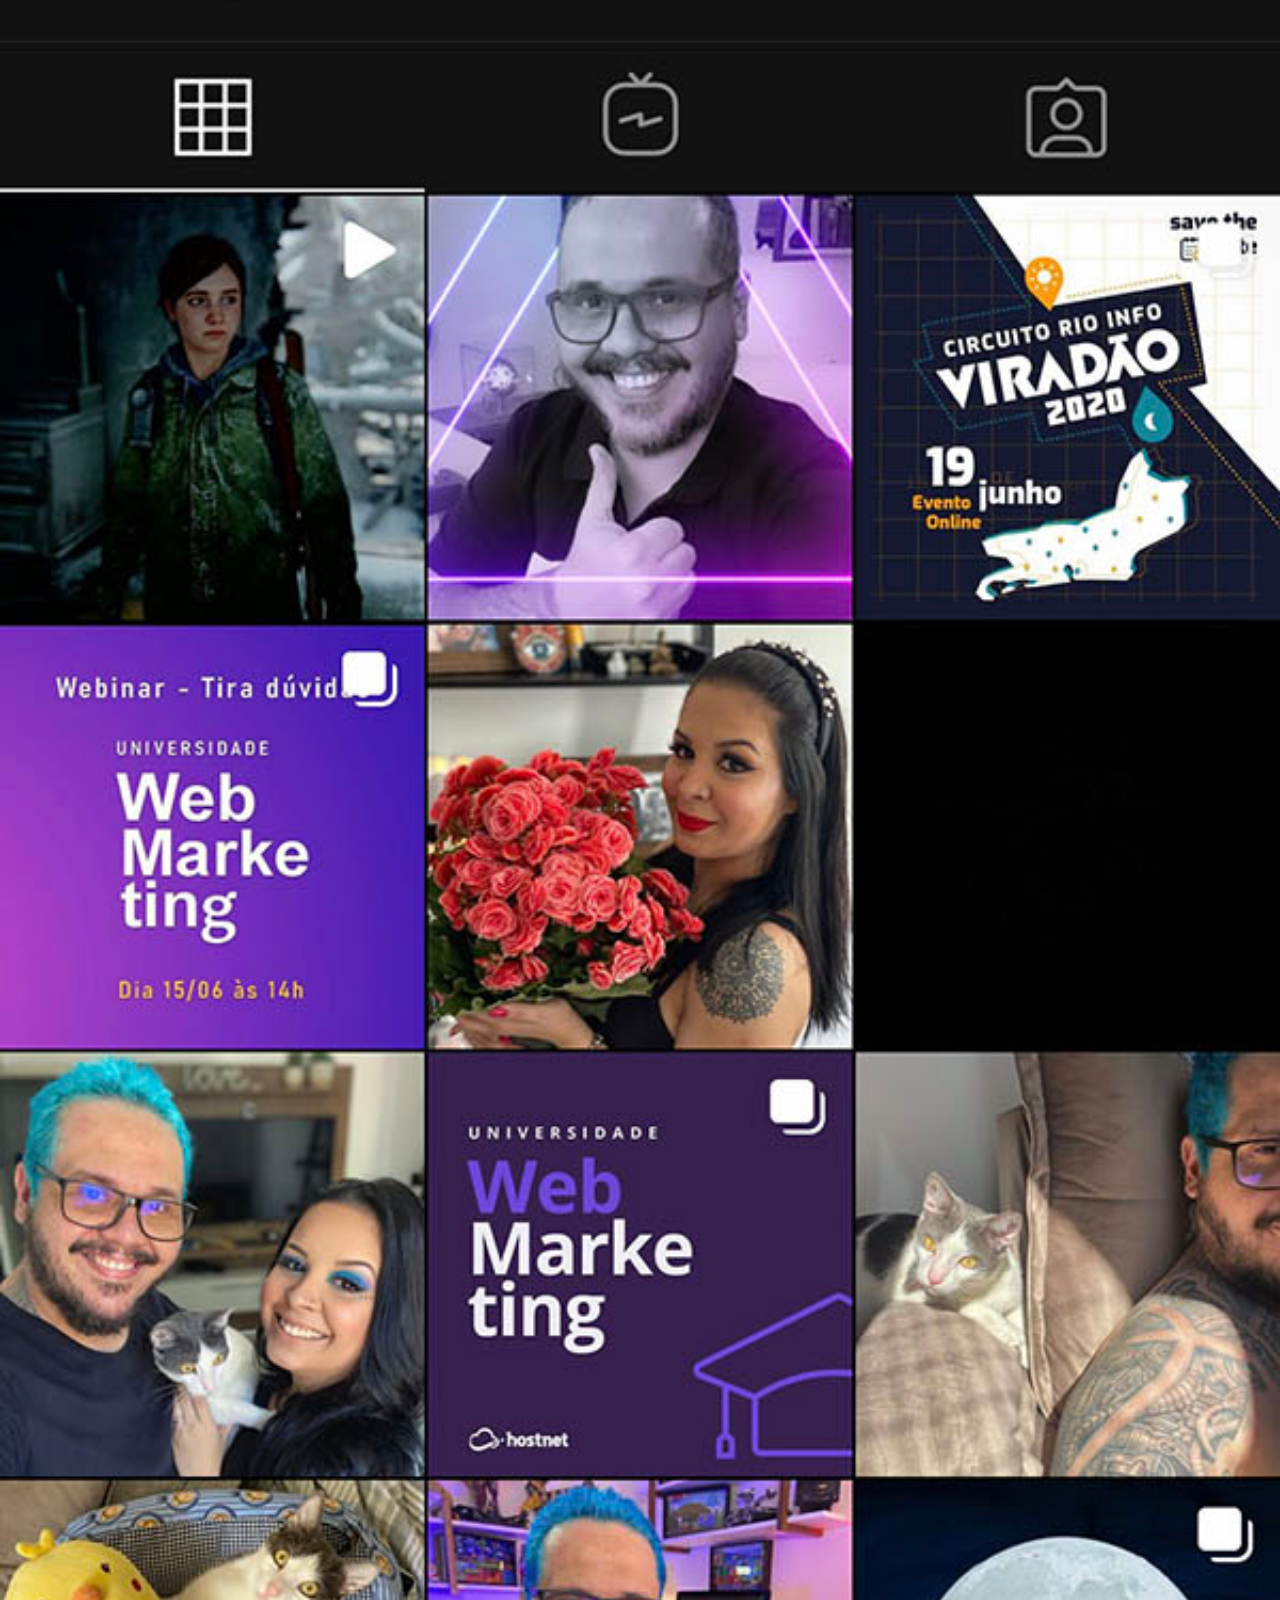
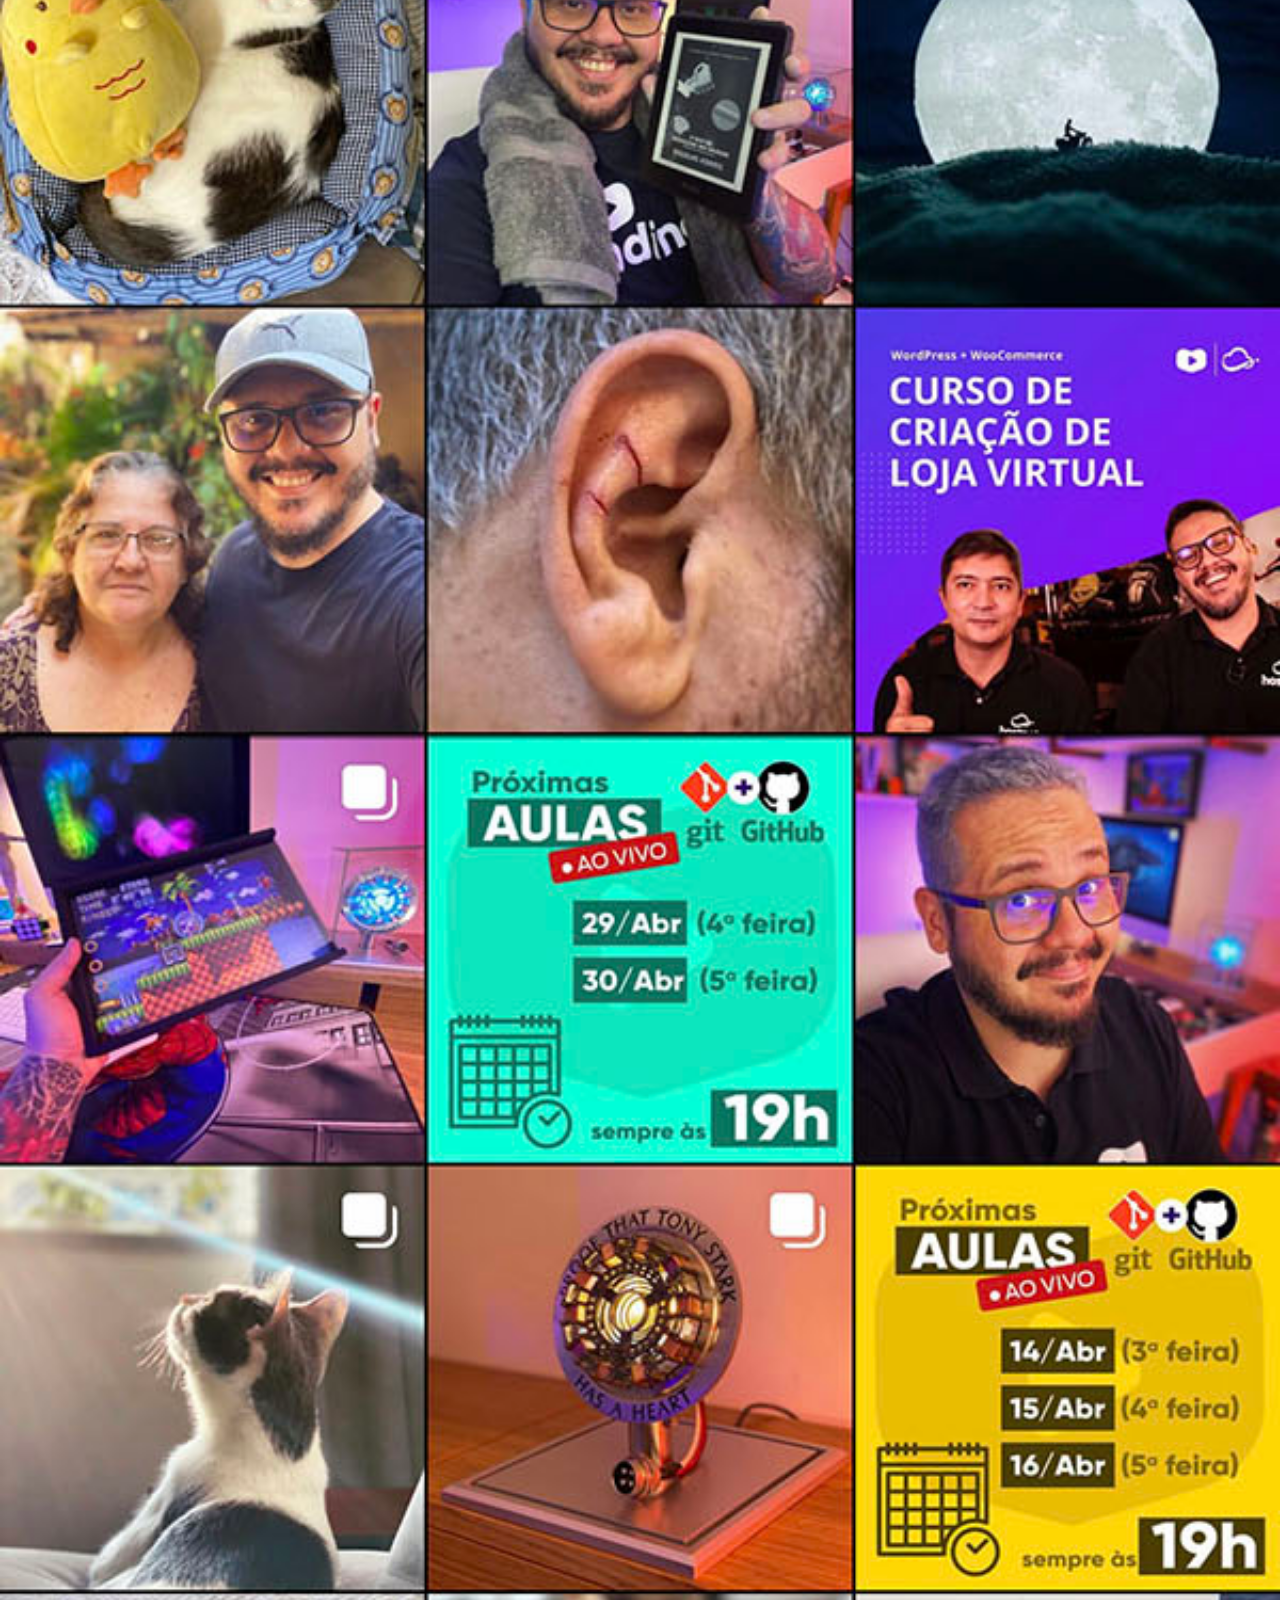
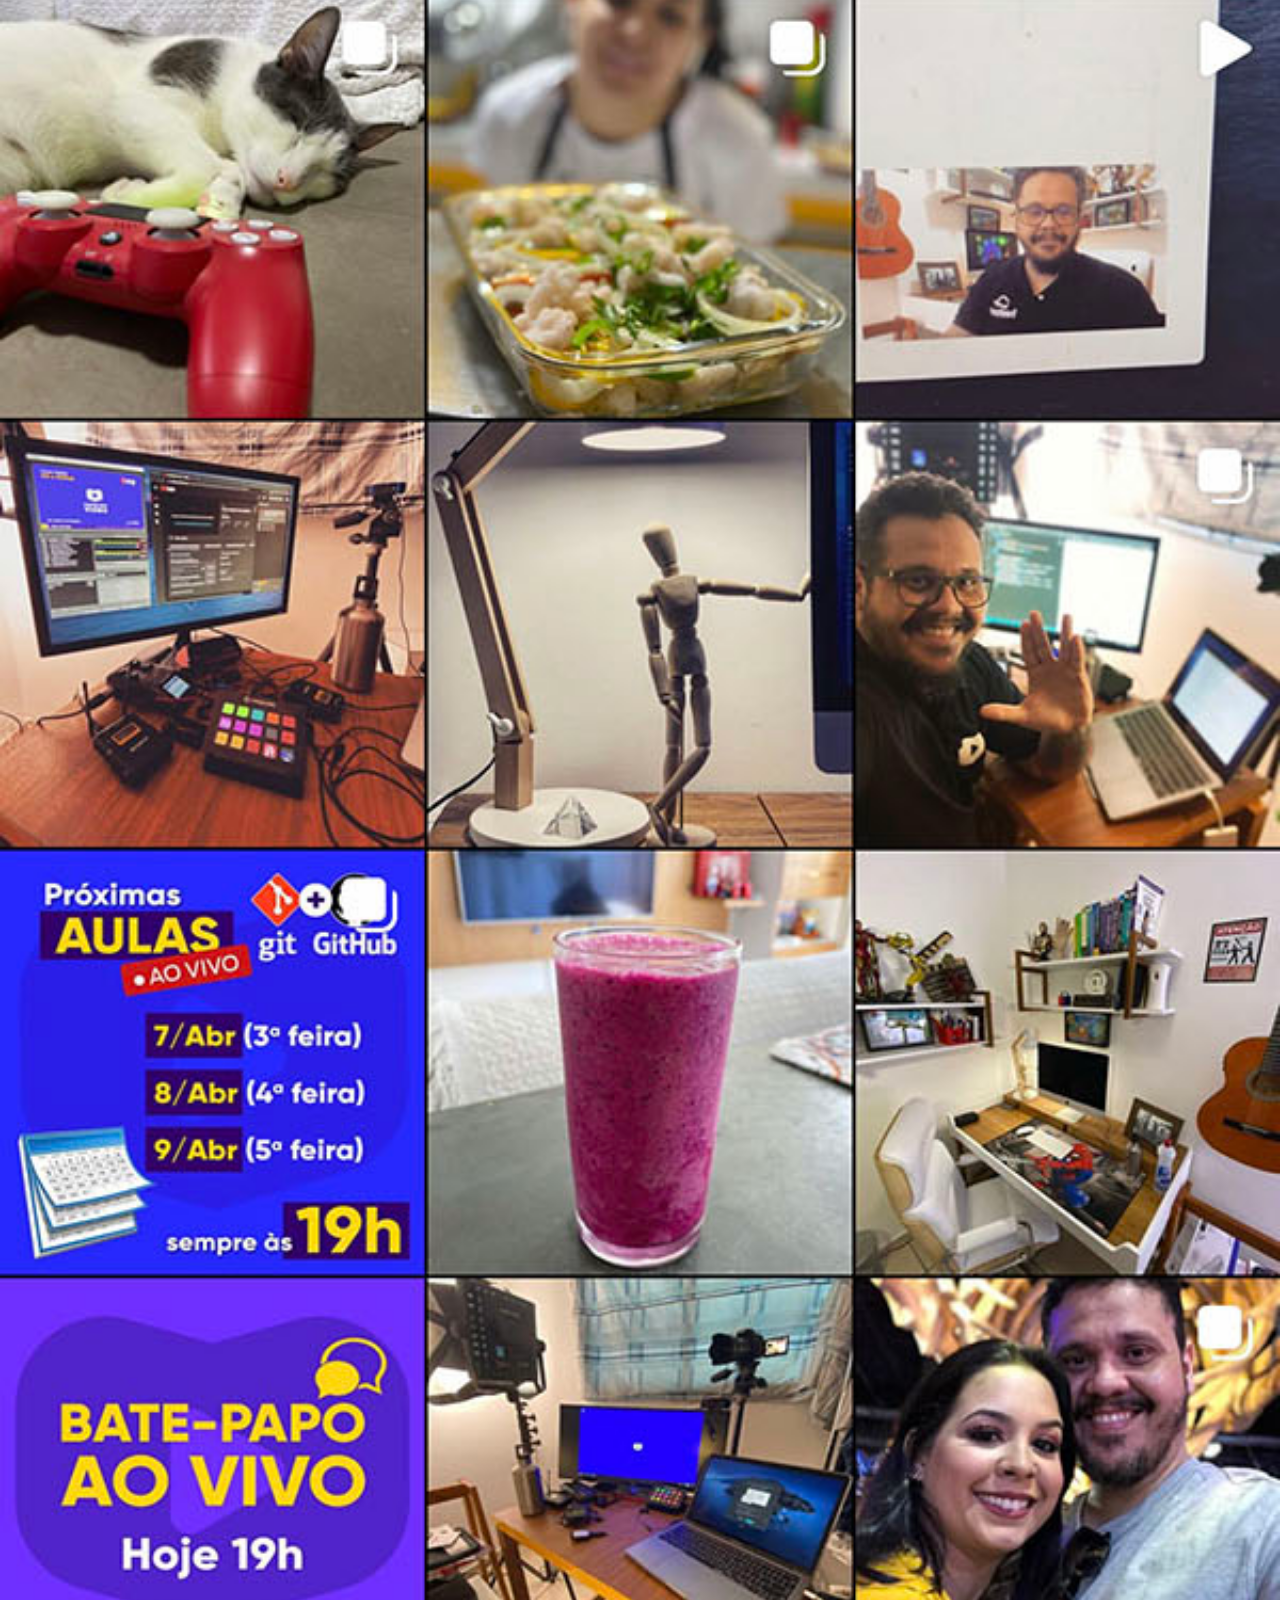
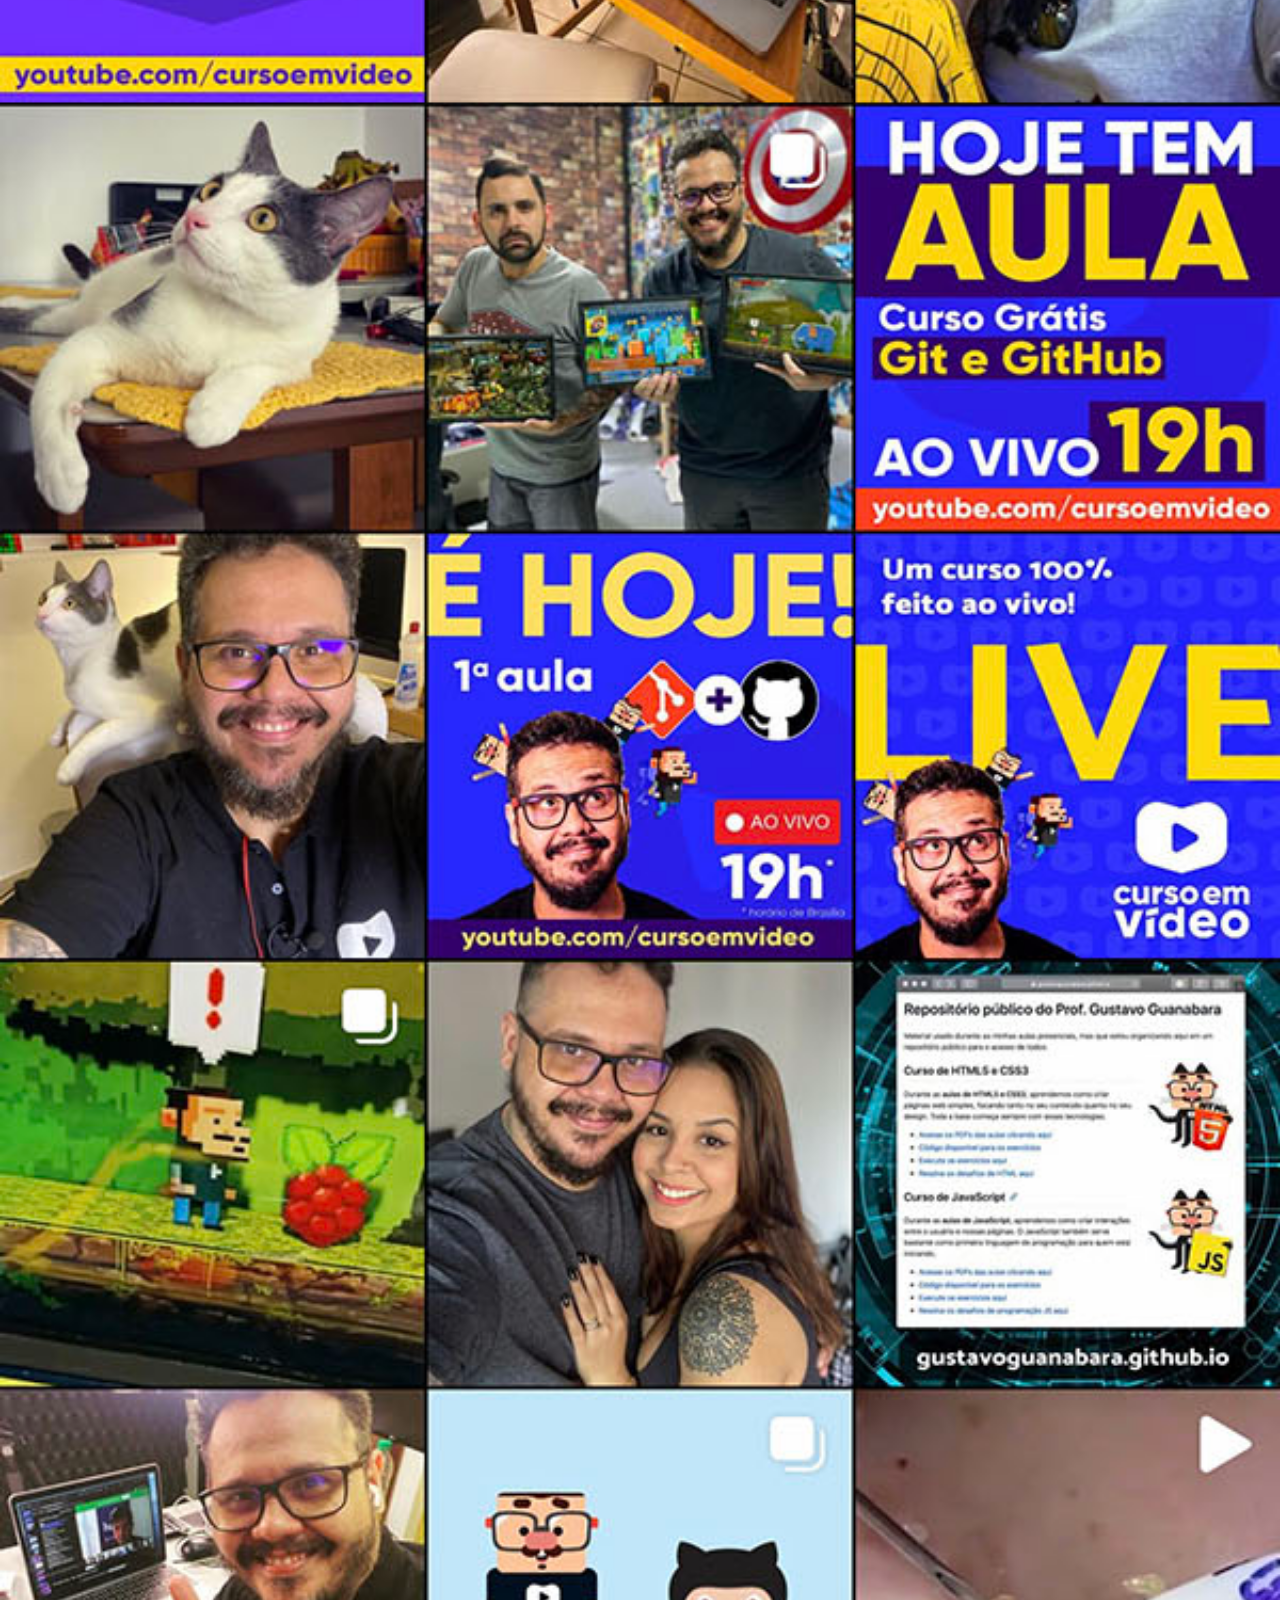
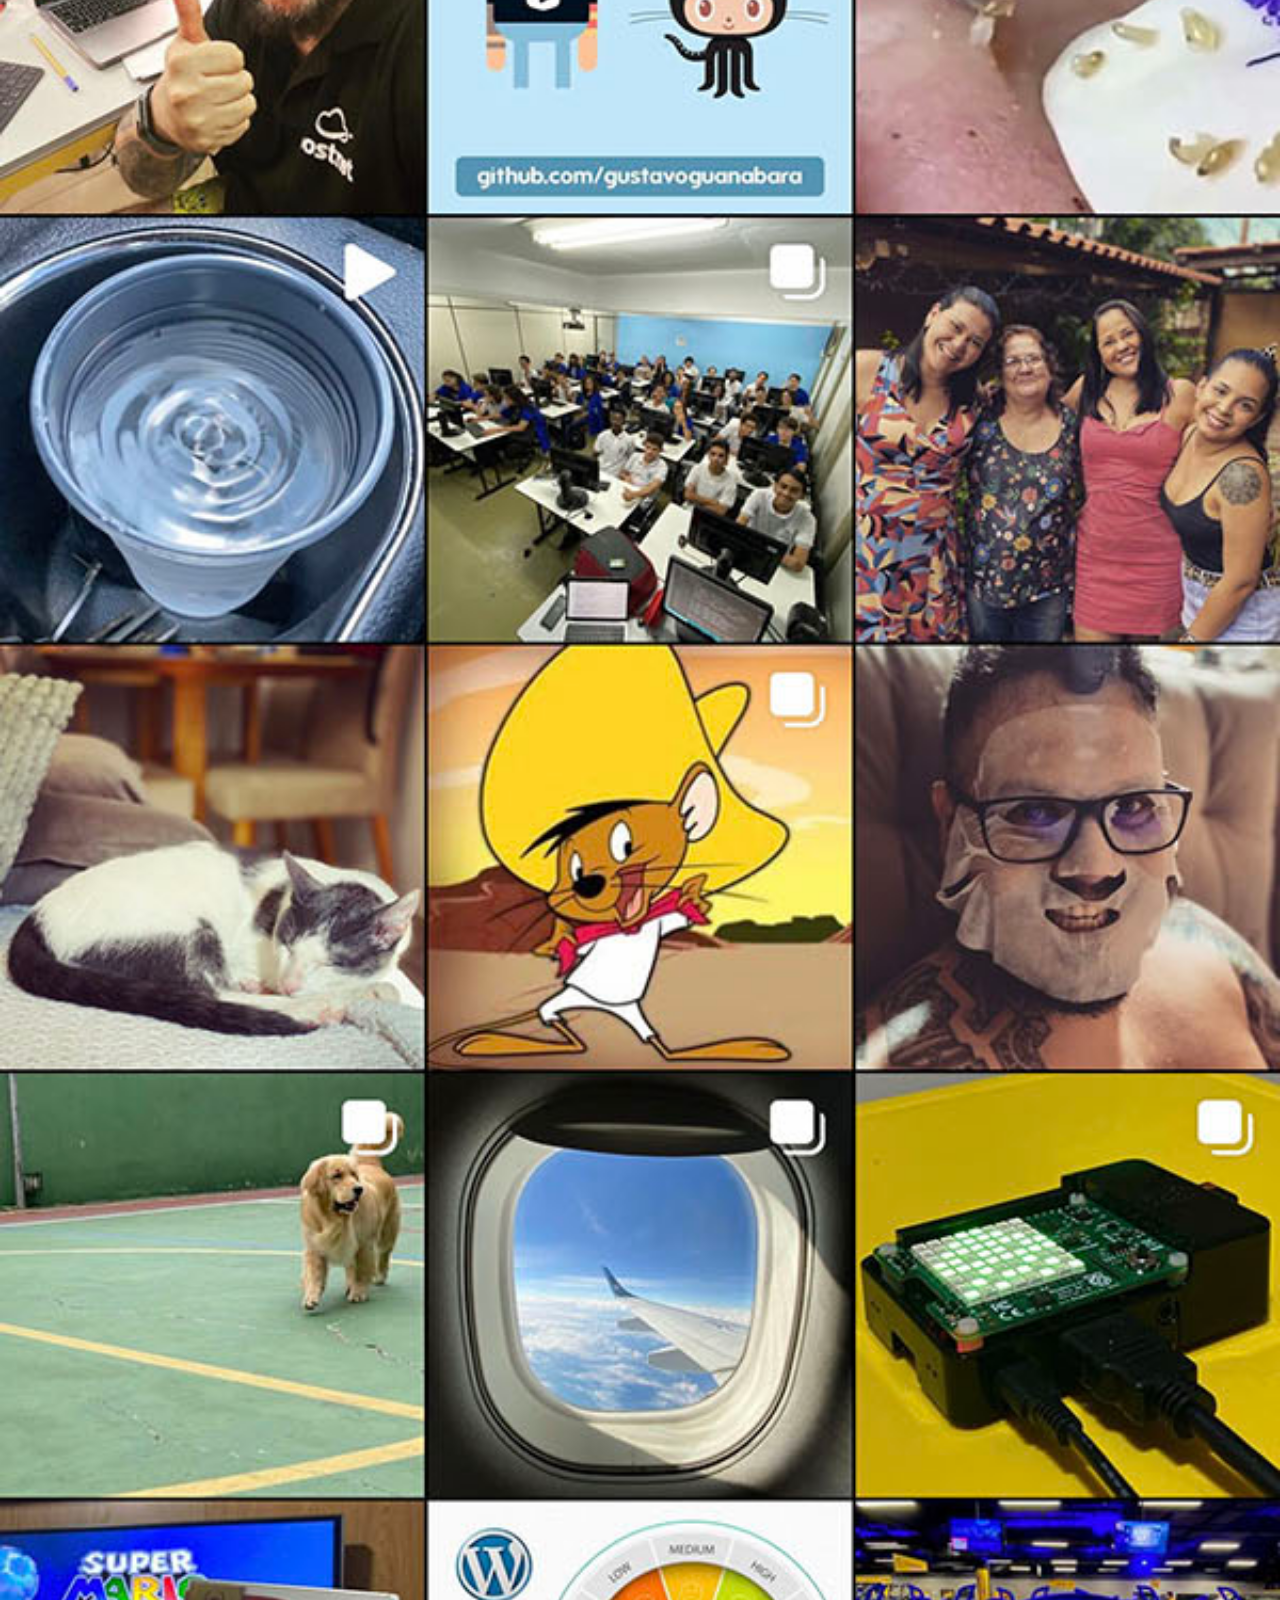
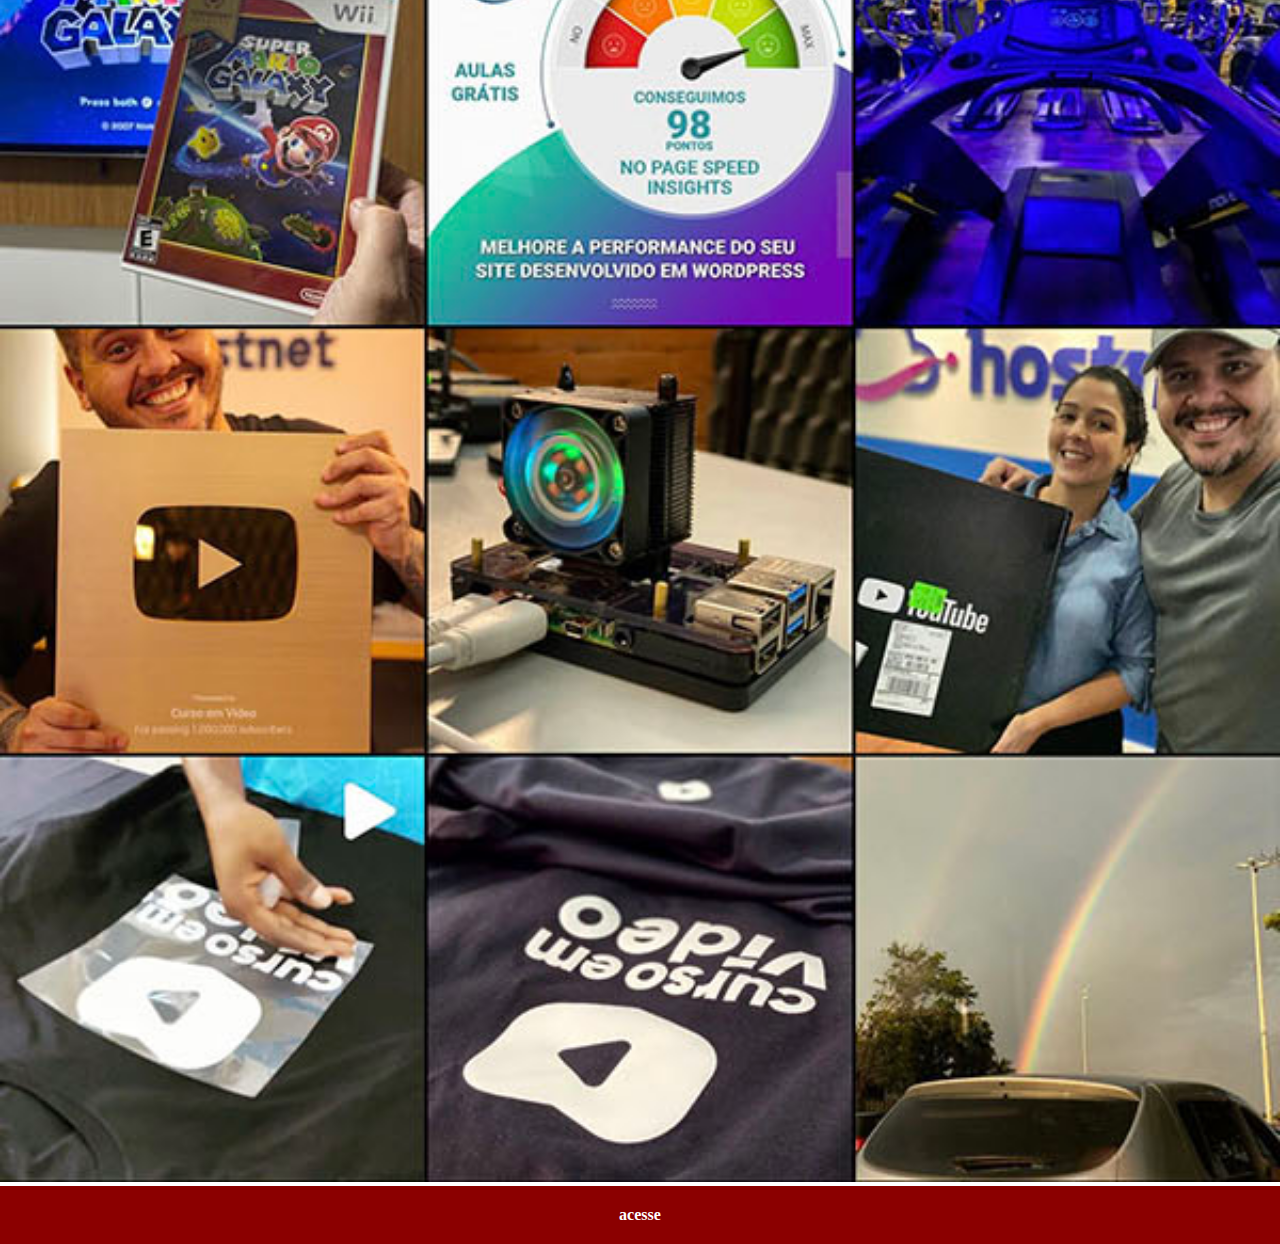
<file: instagram.html>
<!DOCTYPE html>
<html lang="pt-br">
<head>
    <meta charset="UTF-8">
    <meta http-equiv="X-UA-Compatible" content="IE=edge">
    <meta name="viewport" content="width=device-width, initial-scale=1.0">
    <title>instagram</title>
    <link rel="stylesheet" href="estilos/social.css">
    
</head>
<body>
    <img src="imagens/tela-instagram.jpg" alt="instagram">
    <a href="https://www.instagram.com/ivanildoocamposs/" target="_blank">acesse</a>
</body>
</html>
</file>
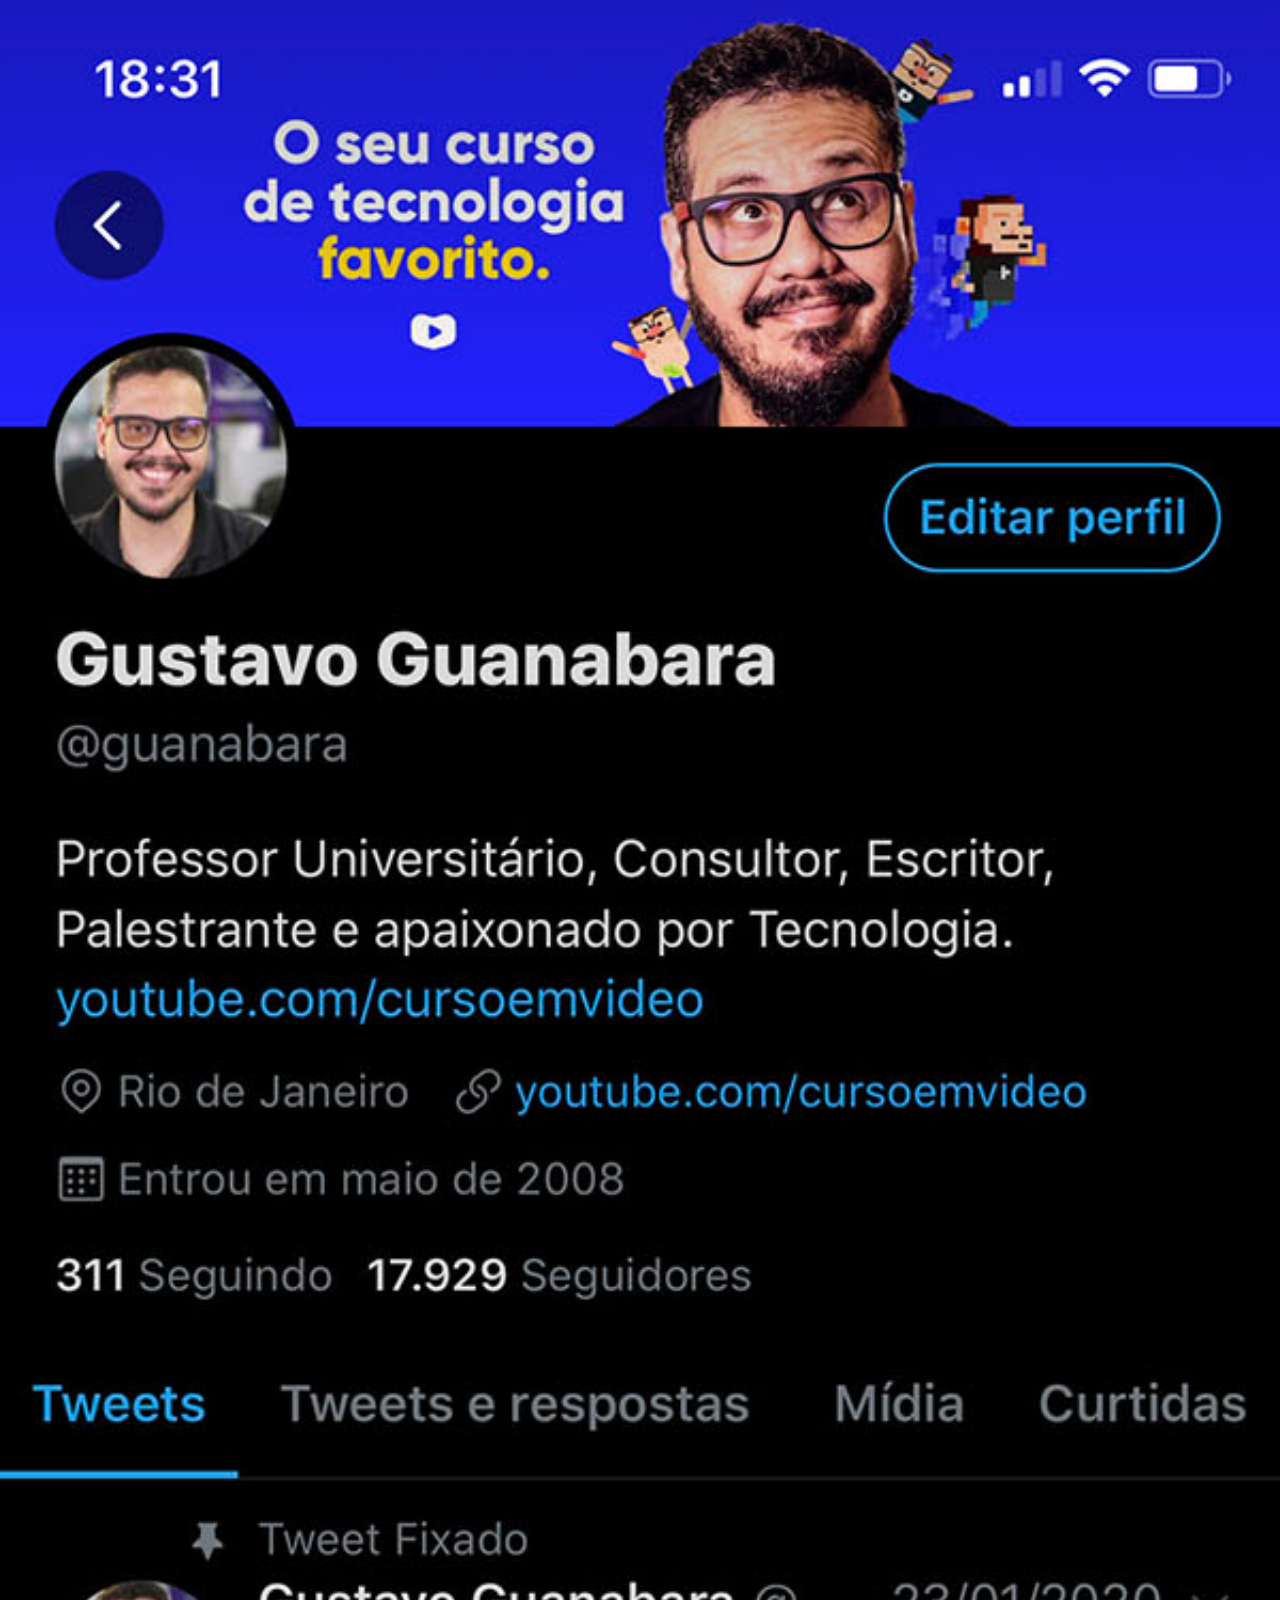
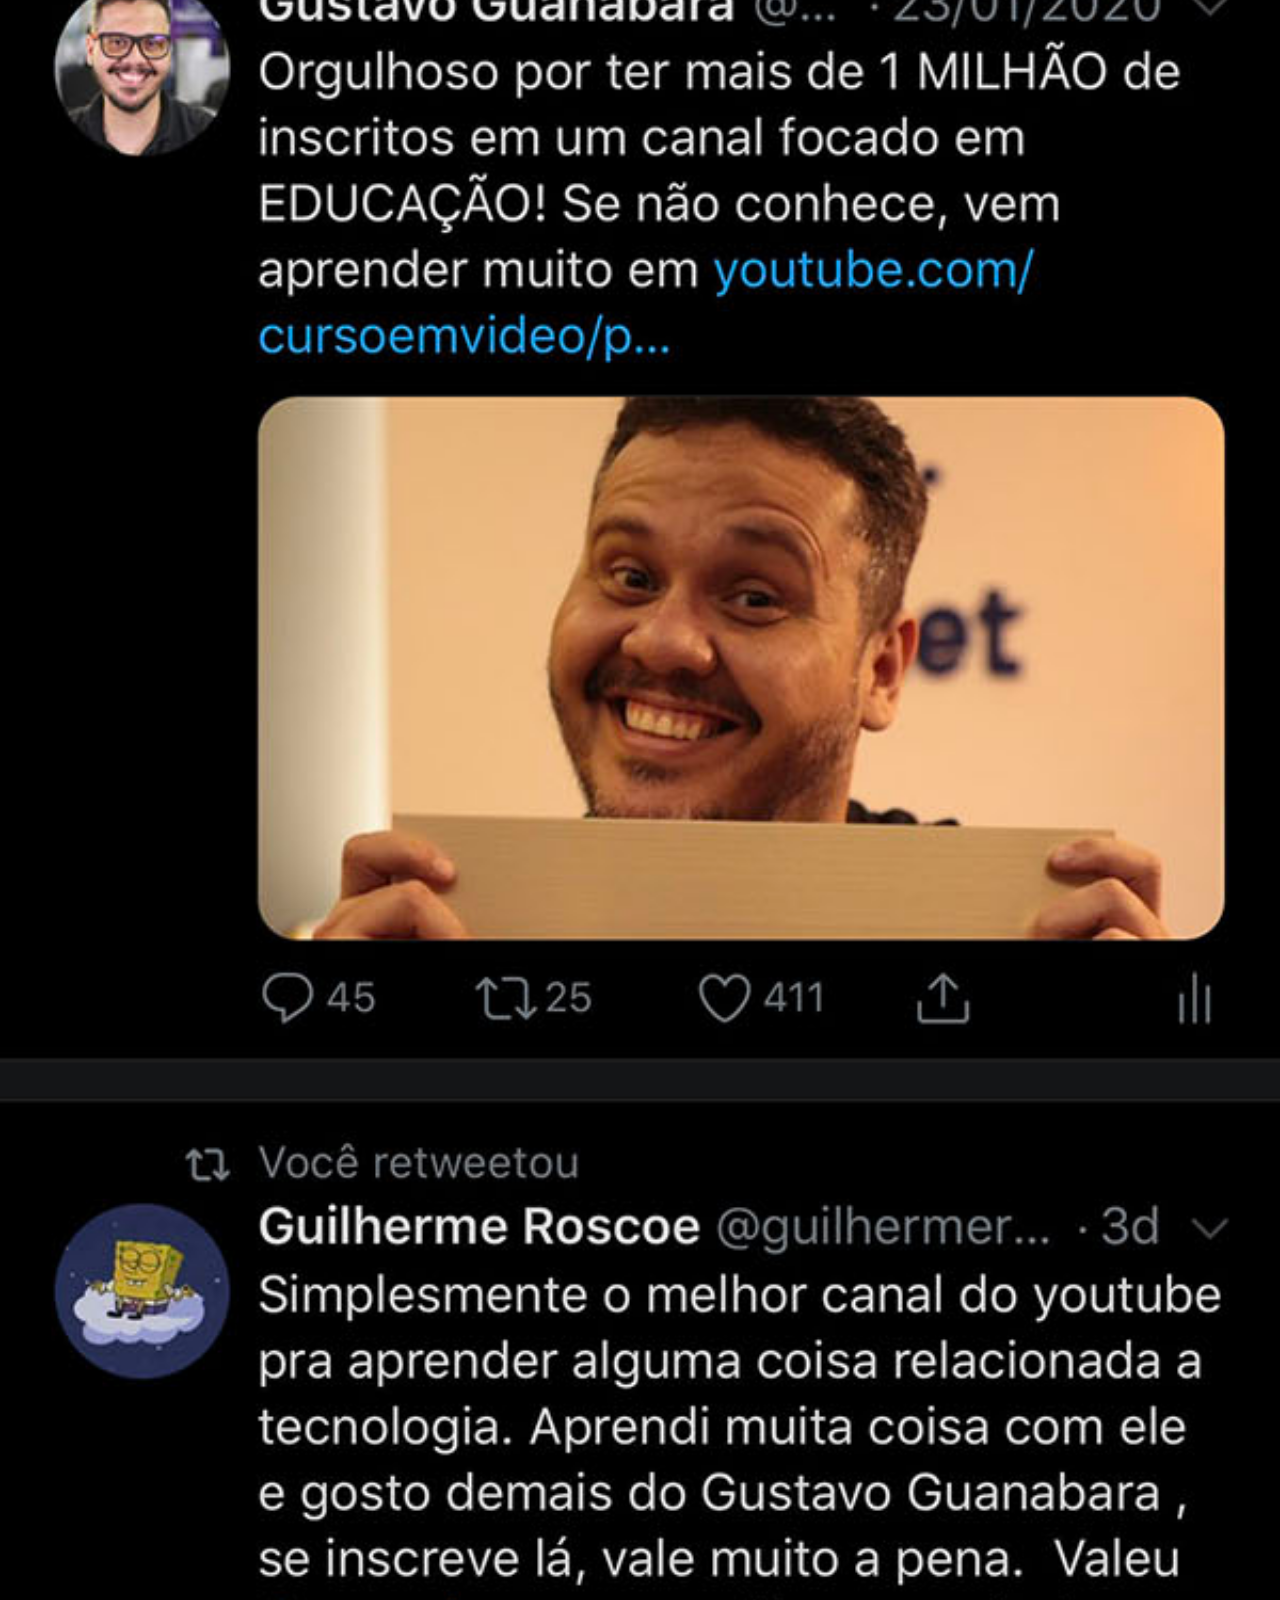
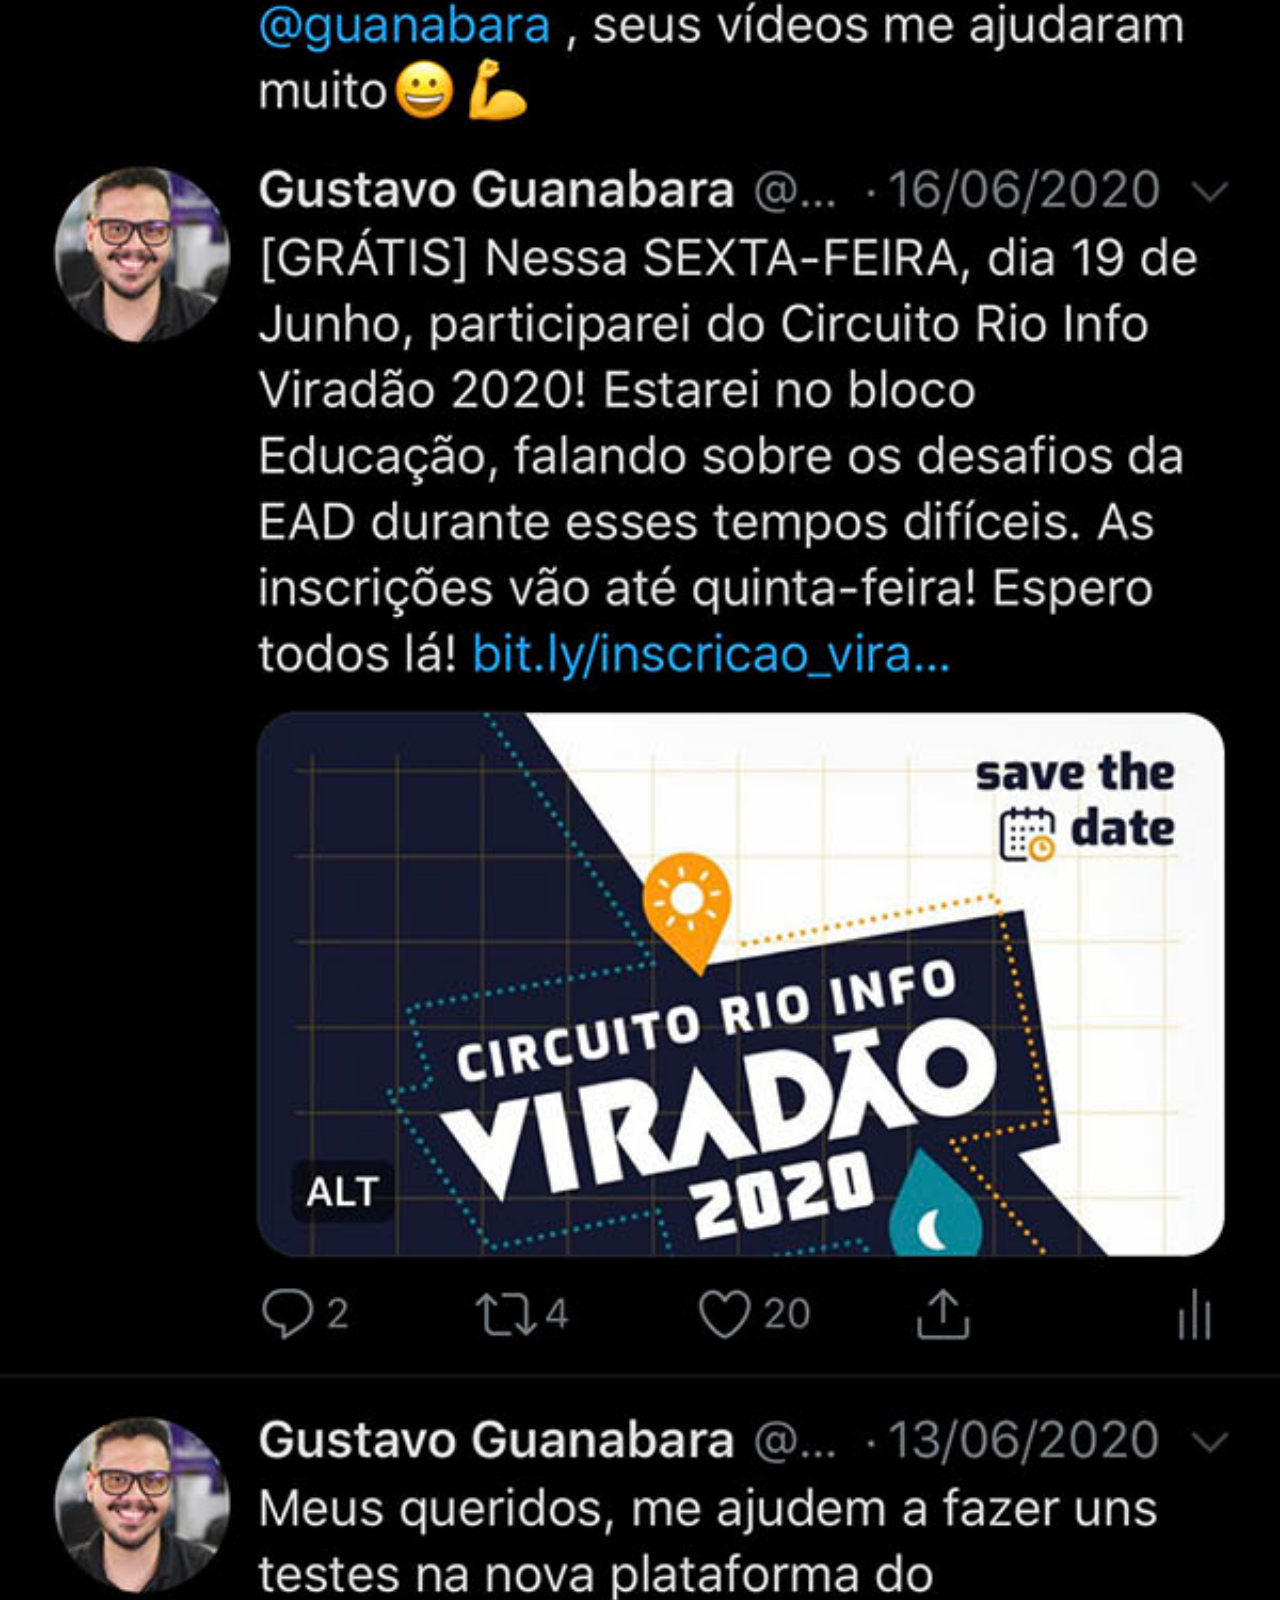
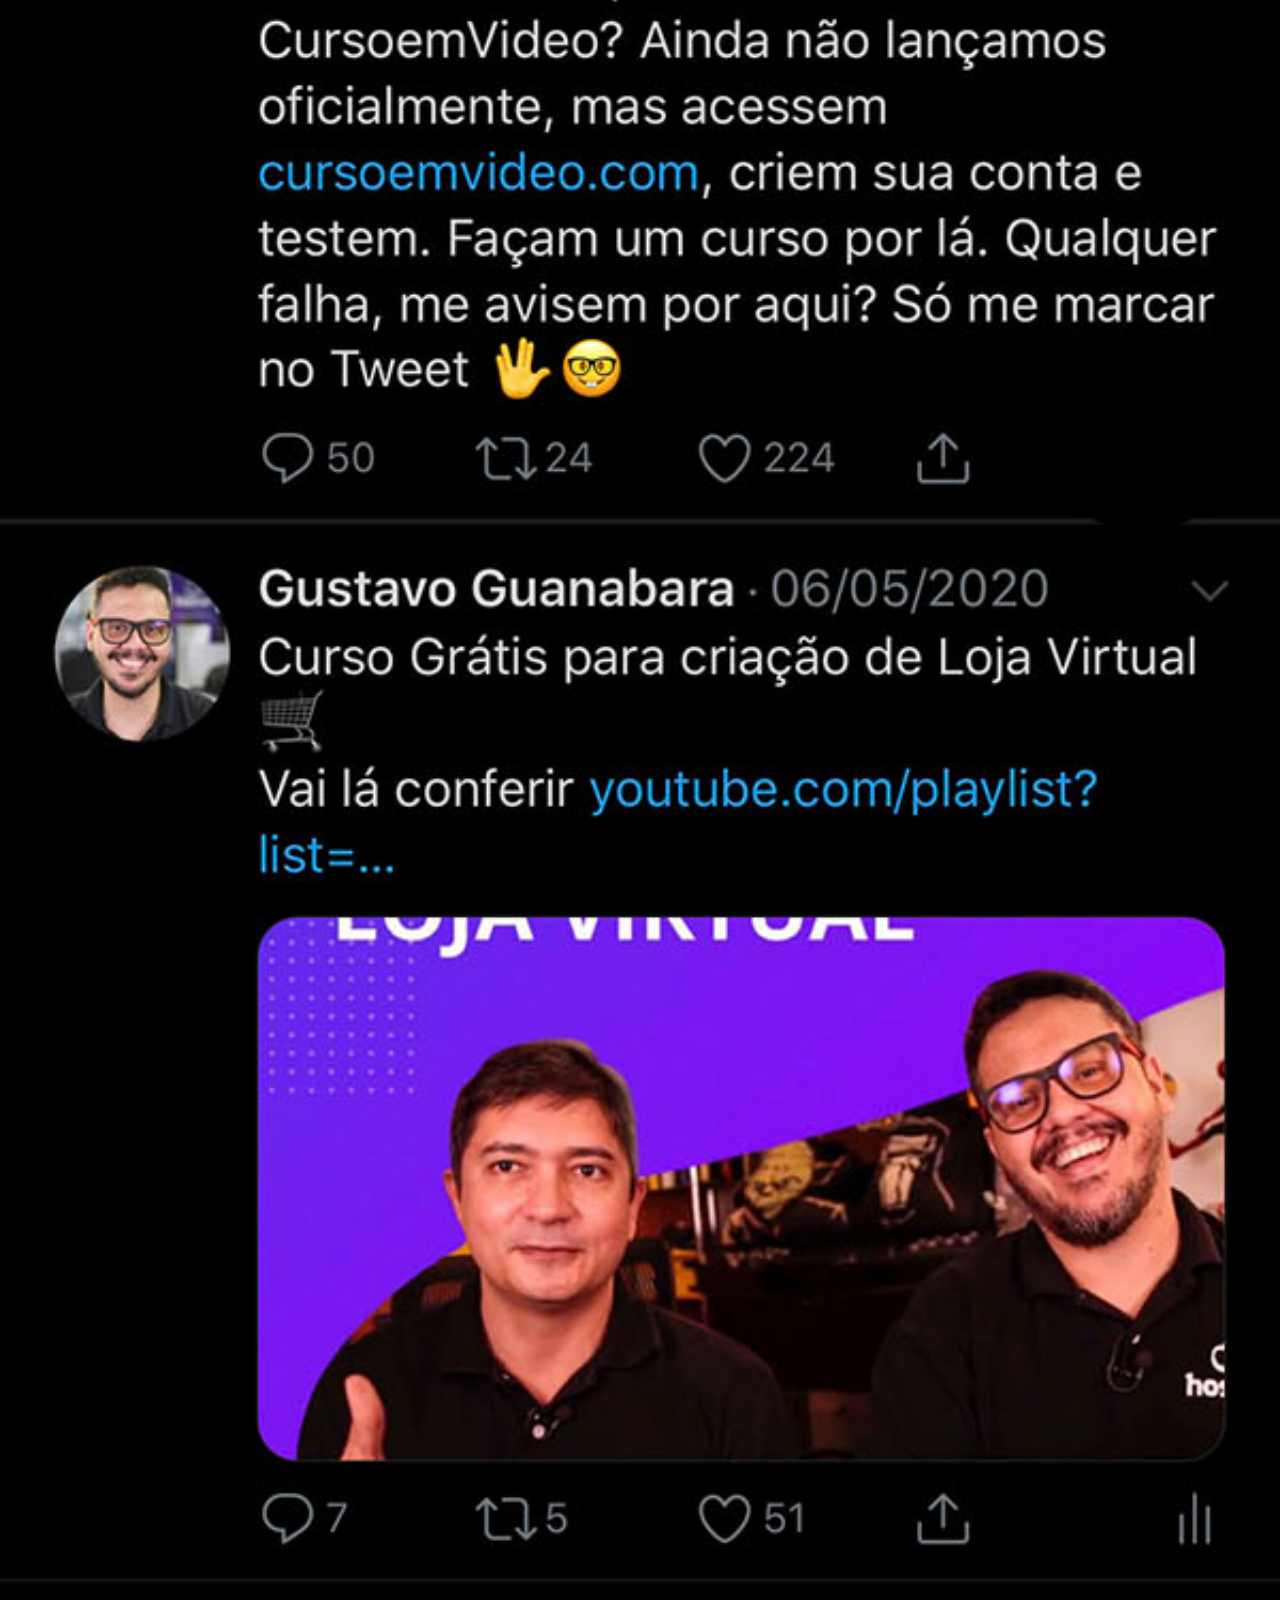
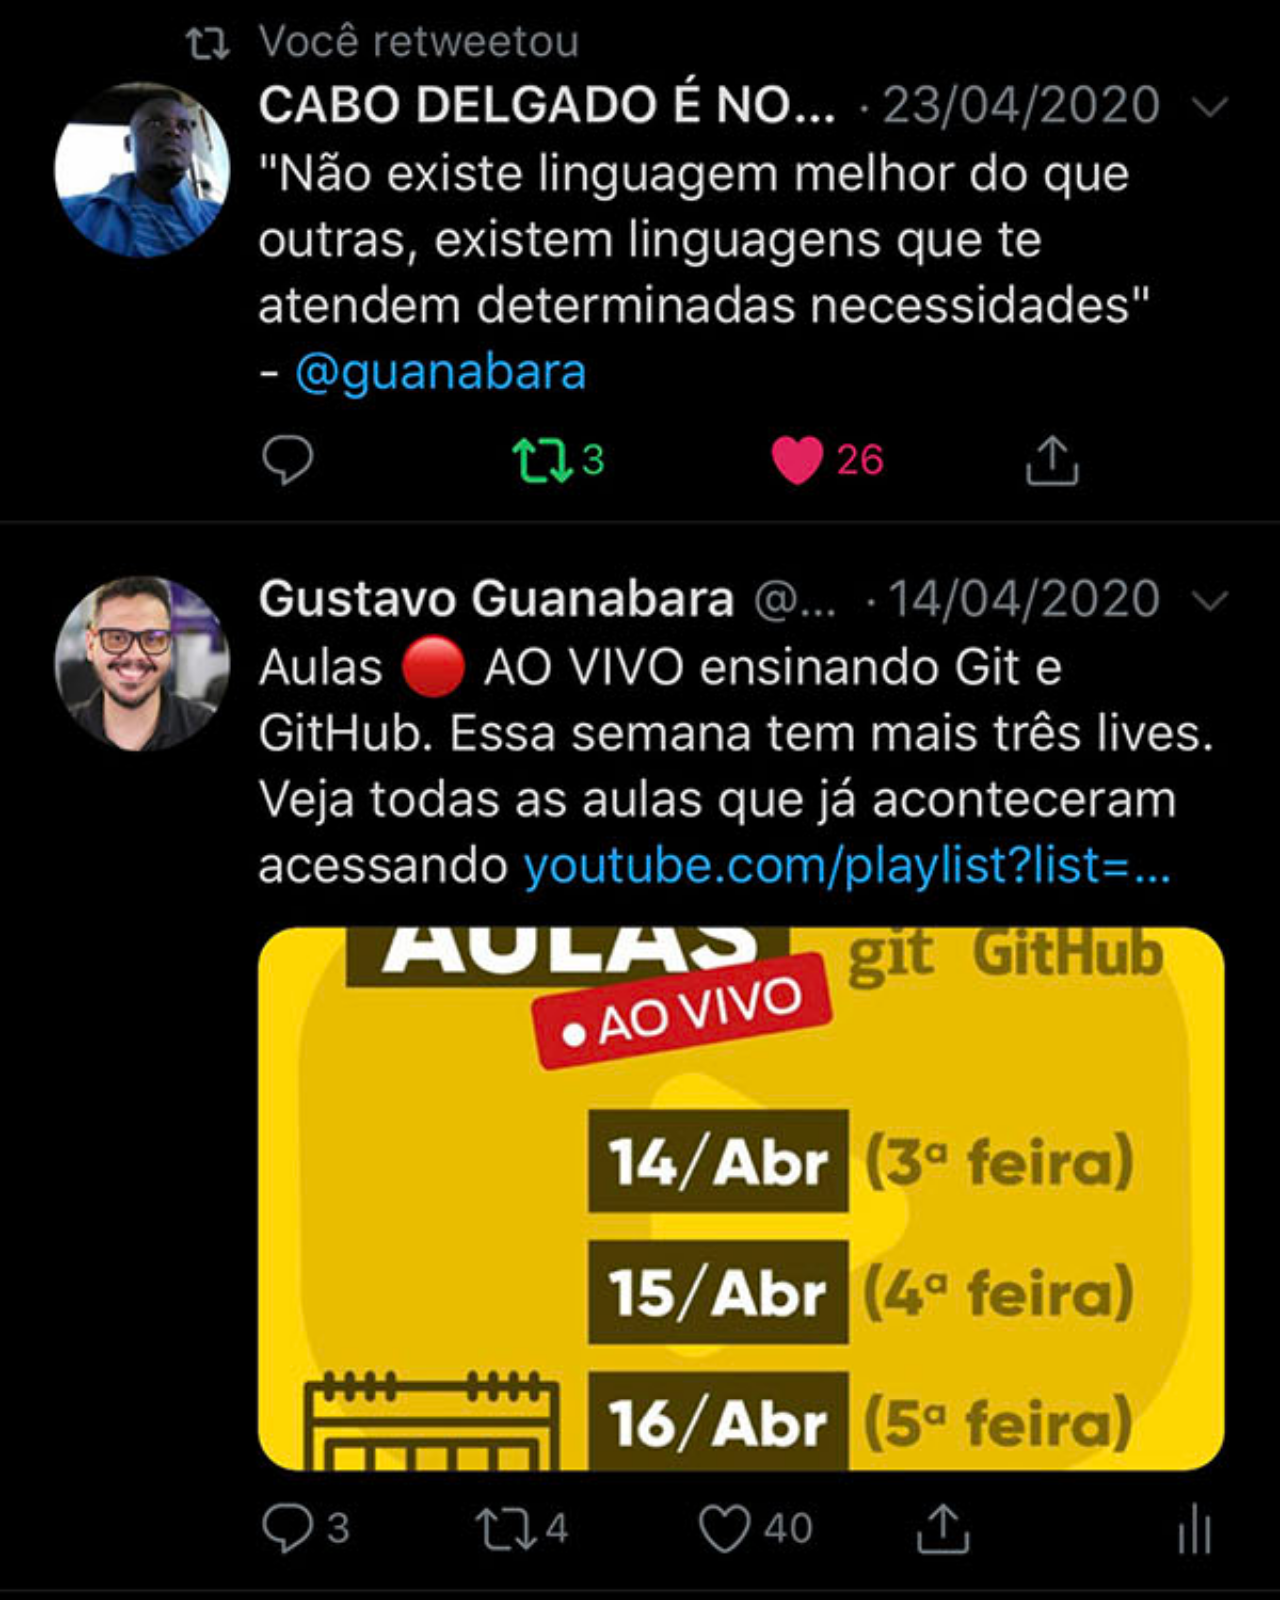
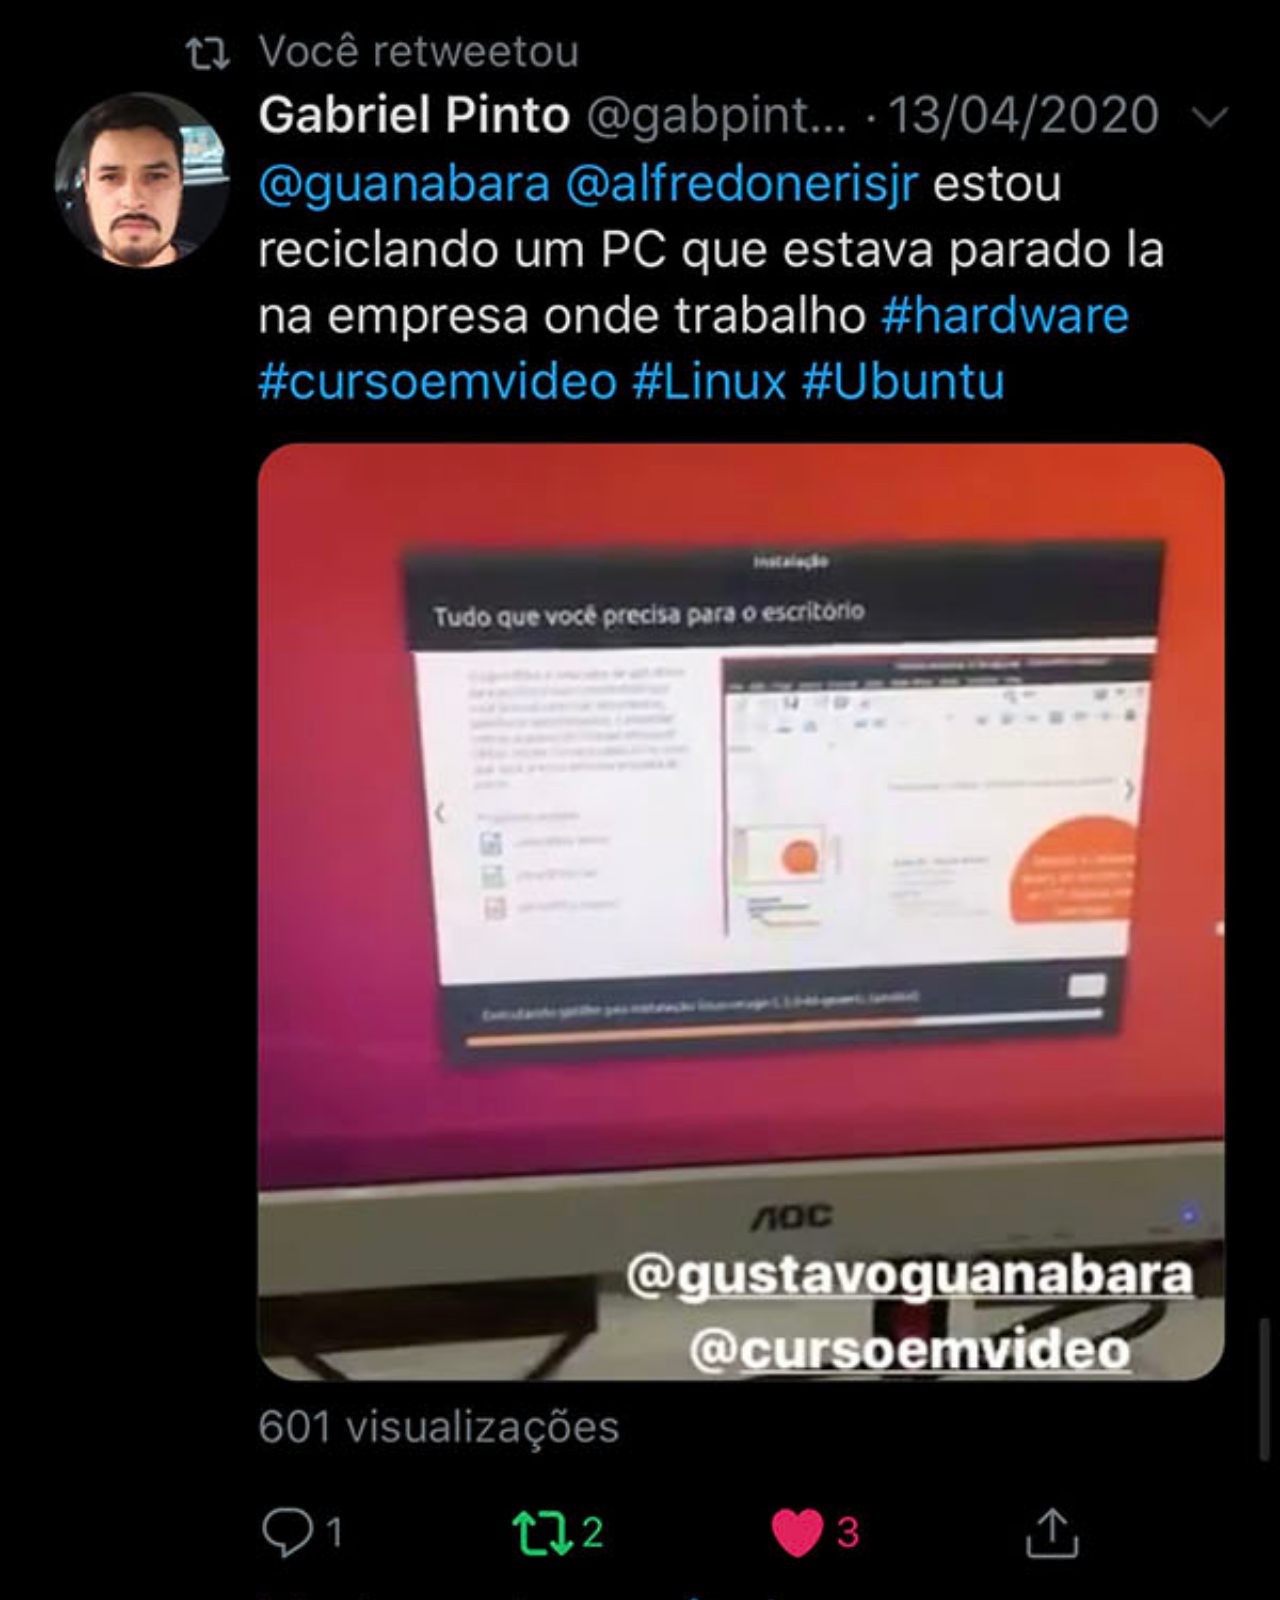
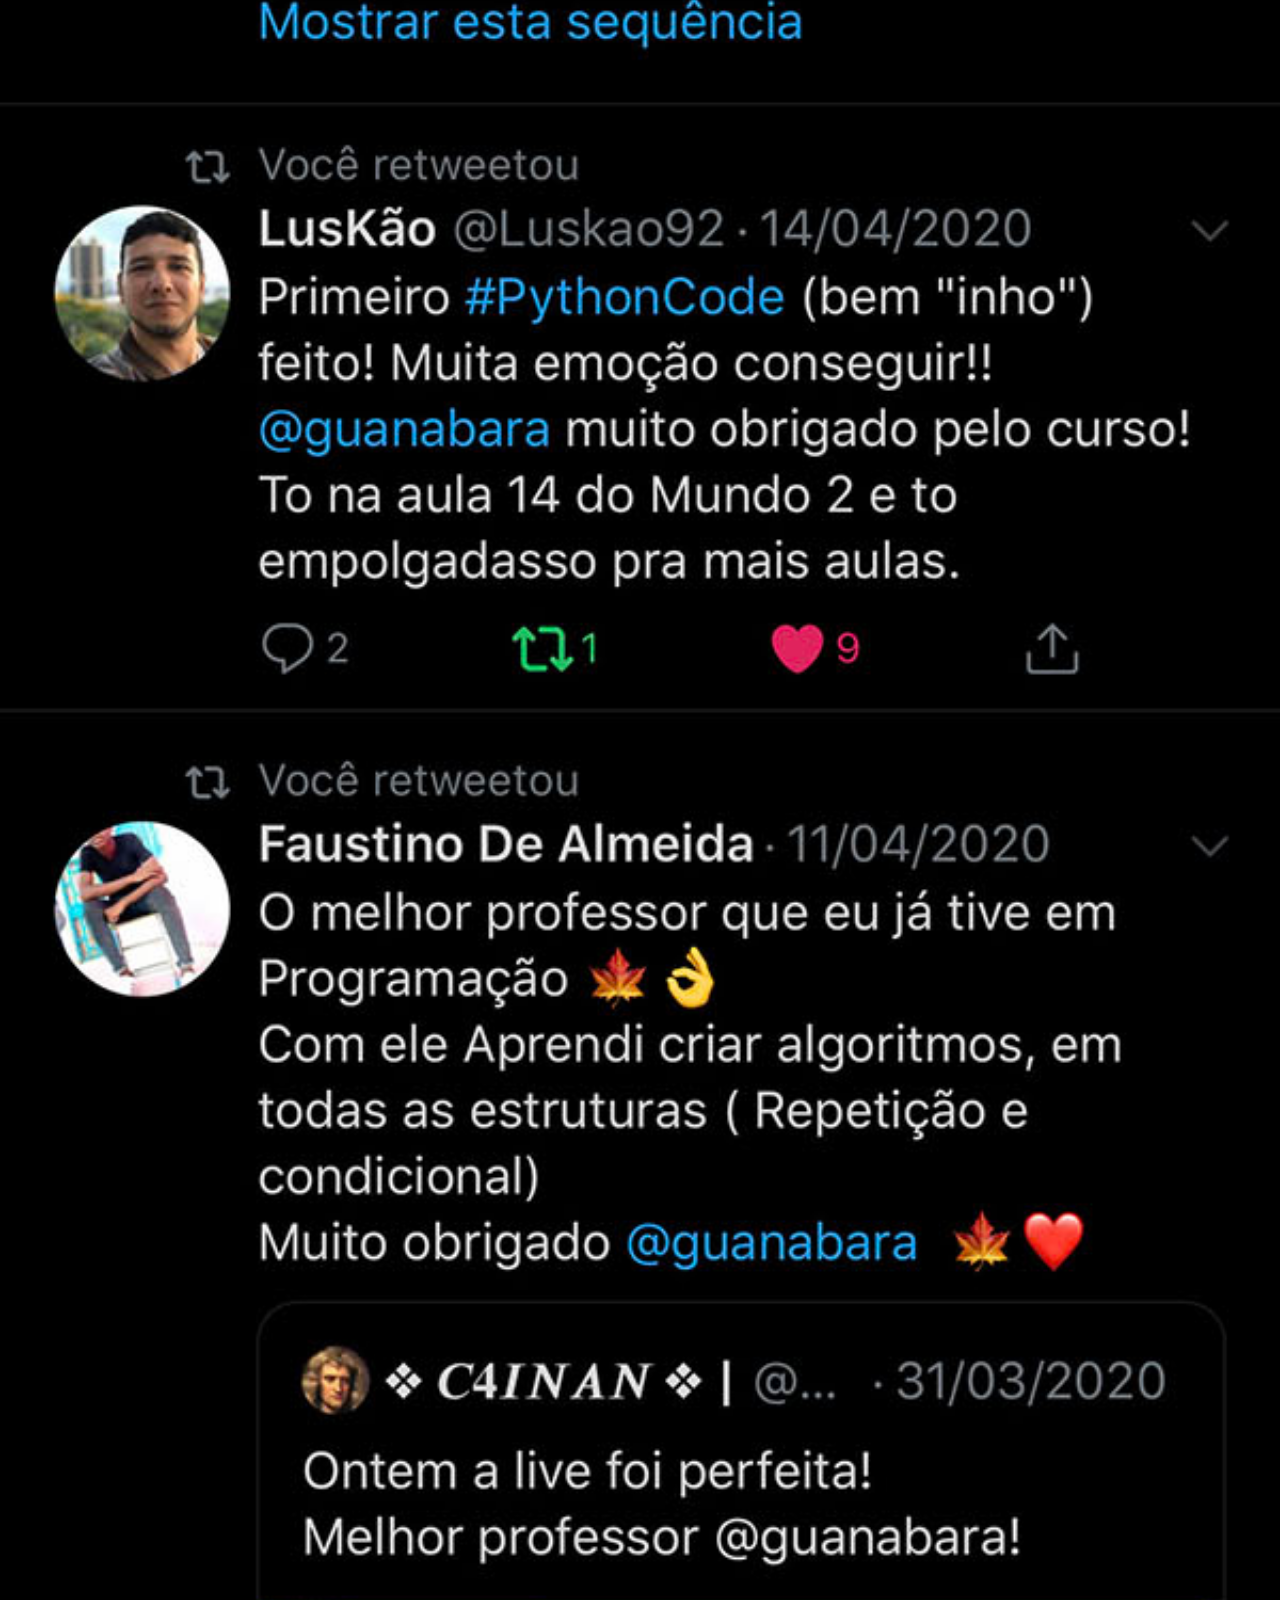
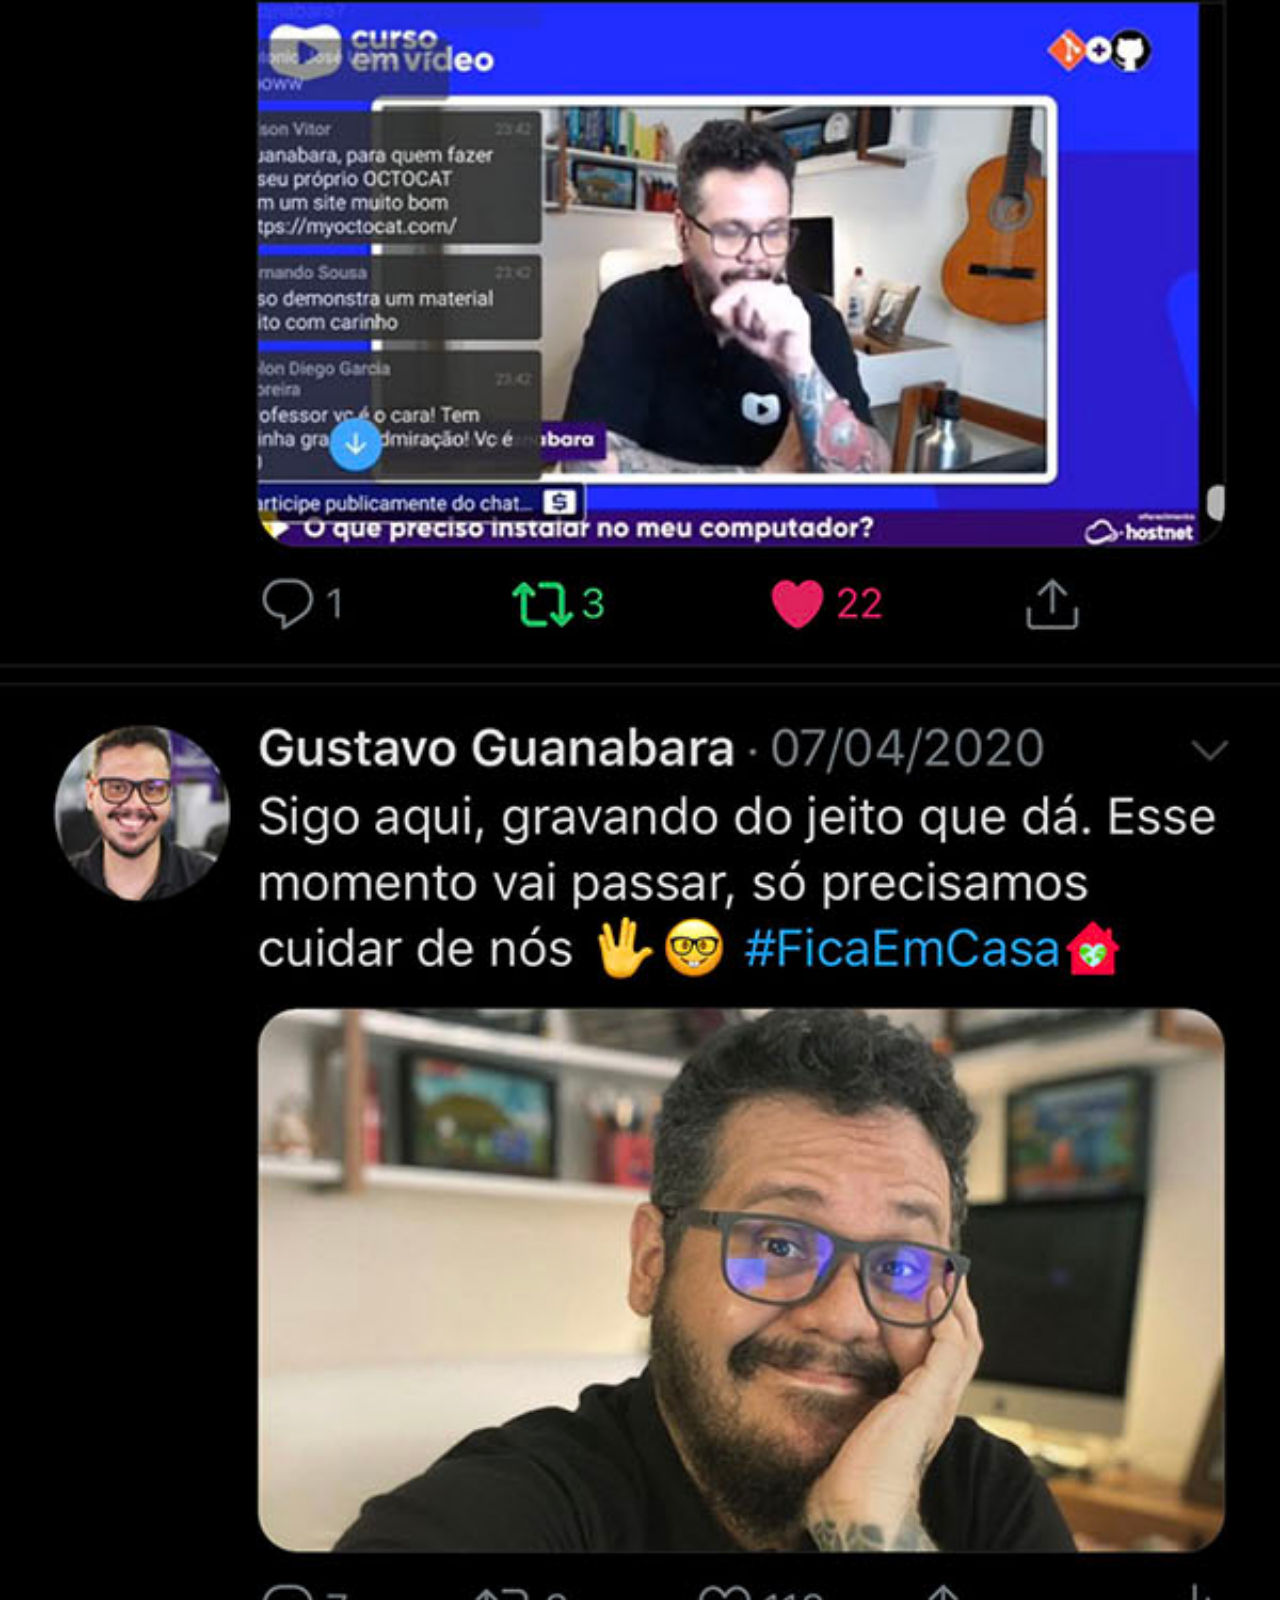
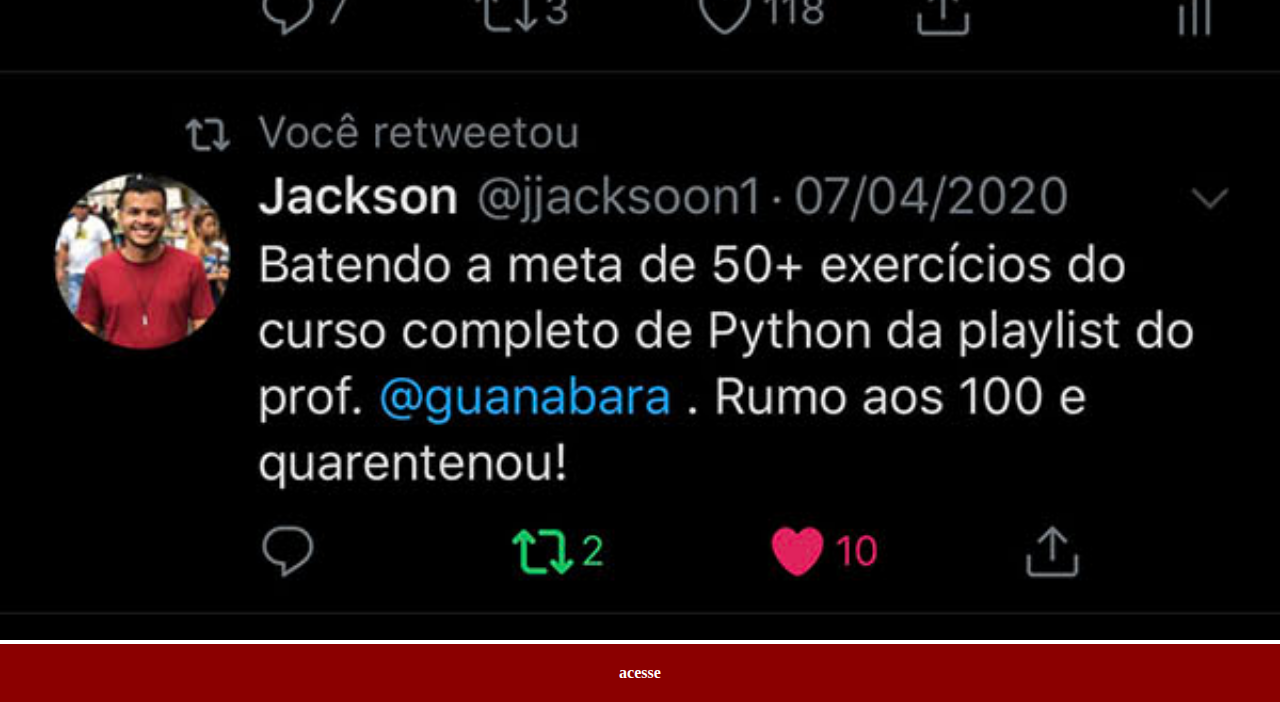
<file: twitter.html>
<!DOCTYPE html>
<html lang="pt-br">
<head>
    <meta charset="UTF-8">
    <meta http-equiv="X-UA-Compatible" content="IE=edge">
    <meta name="viewport" content="width=device-width, initial-scale=1.0">
    <title>twitter</title>
    <link rel="stylesheet" href="estilos/social.css">
</head>
<body>
    <img src="imagens/tela-twitter.jpg" alt="twitter">
    <a href="https://twitter.com/" target="_blank">acesse</a>
</body>
</html>
</file>
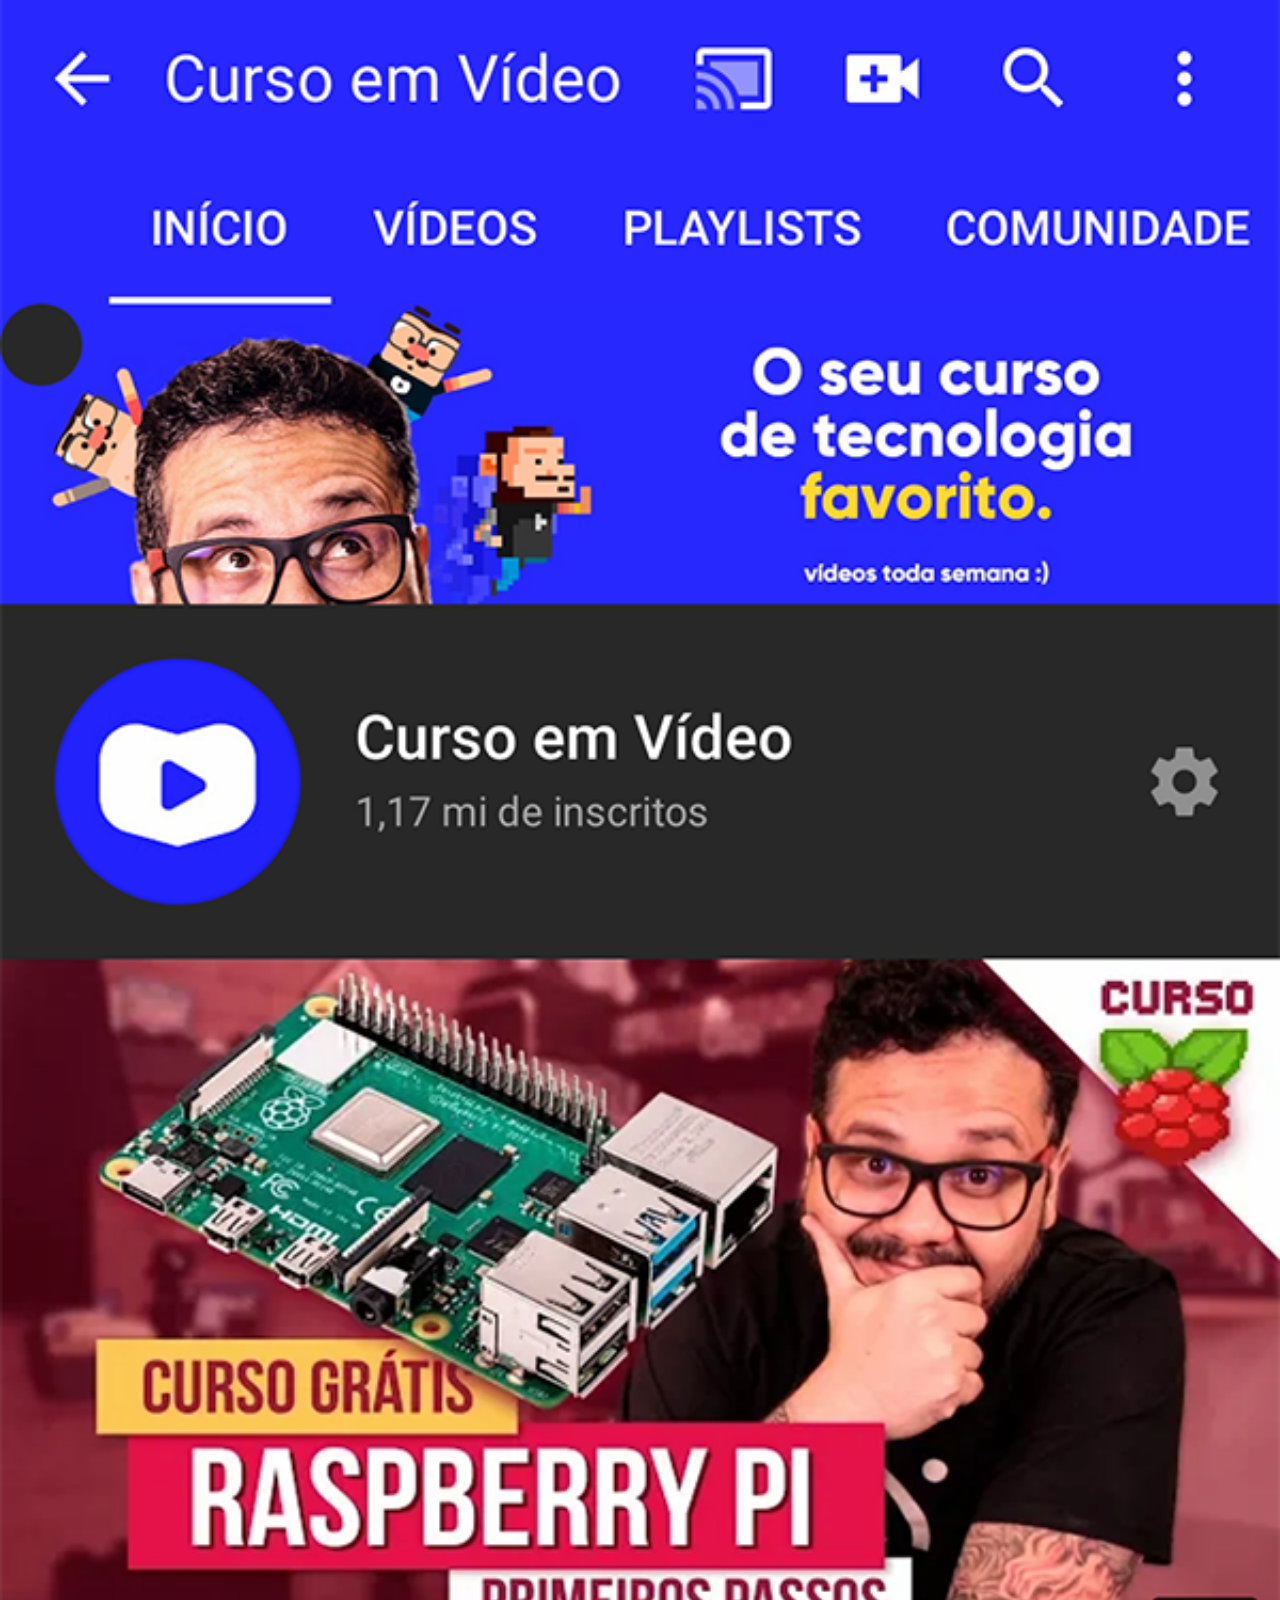
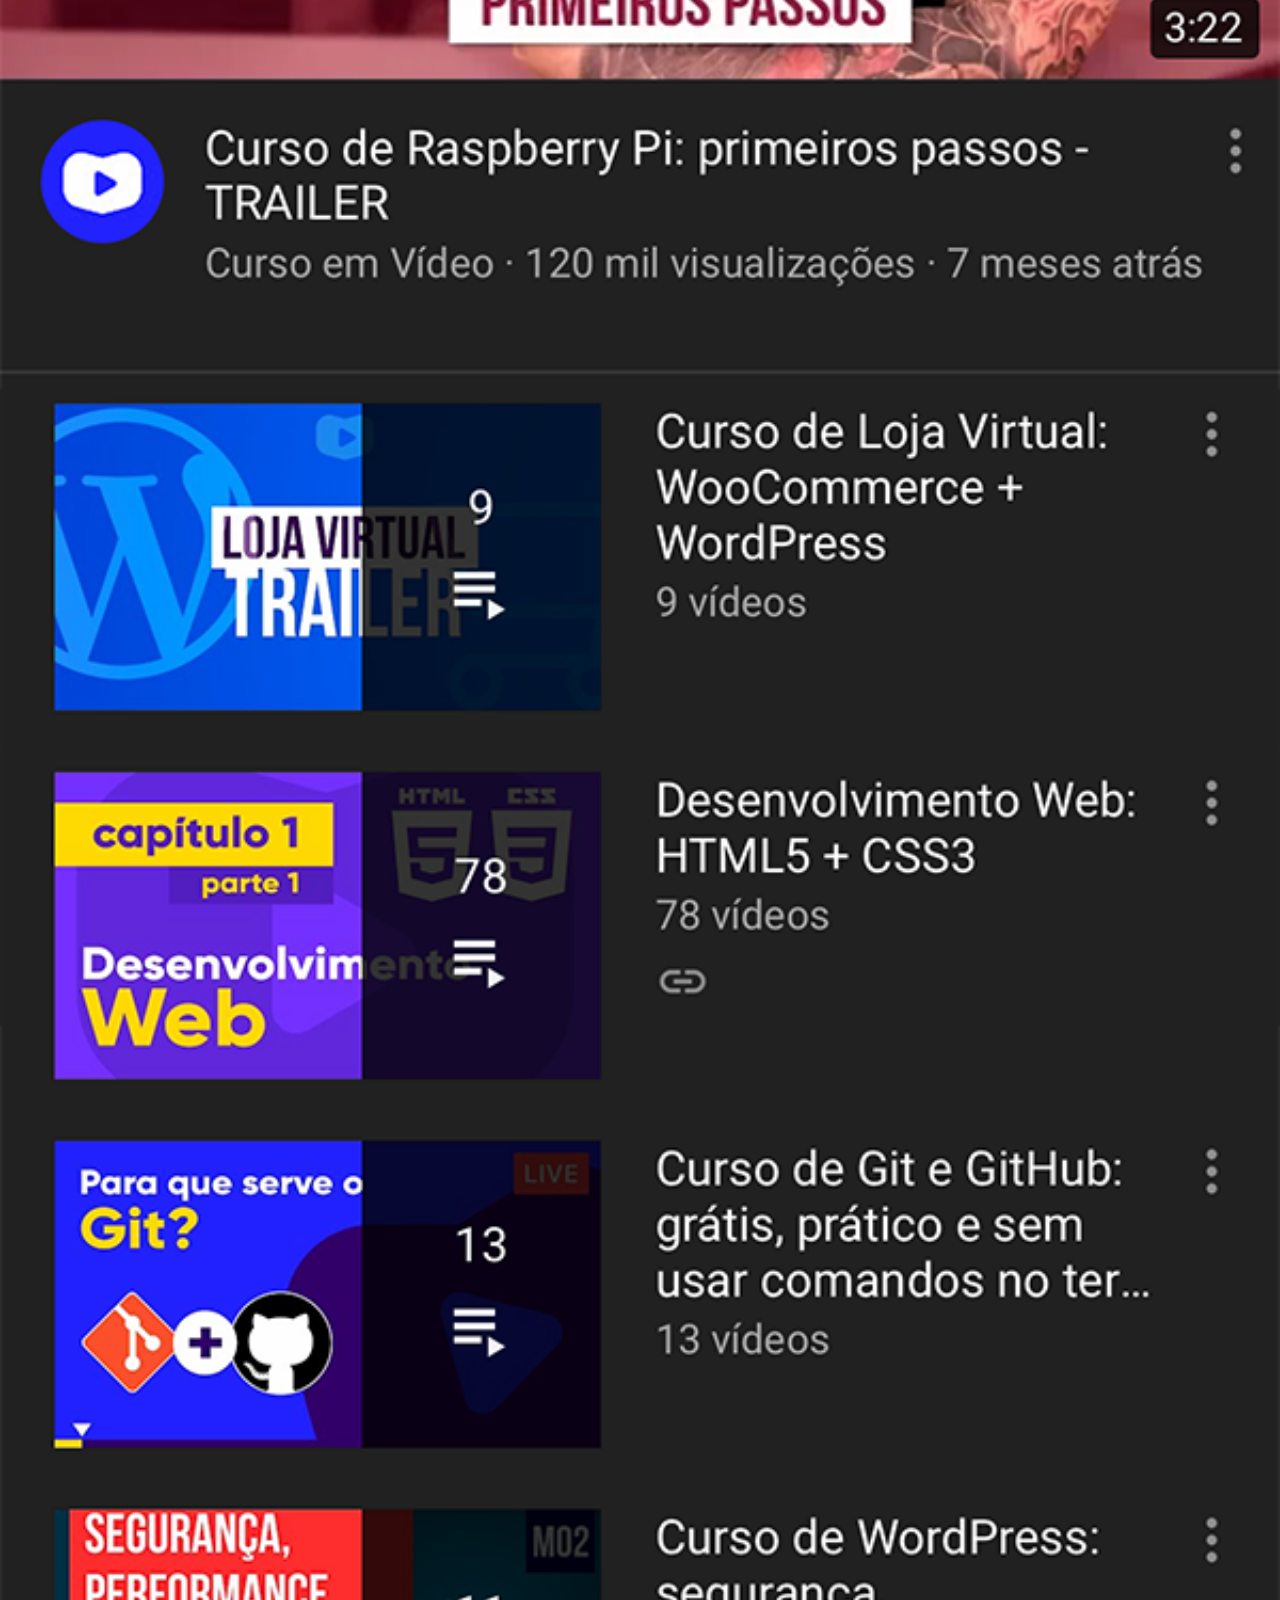
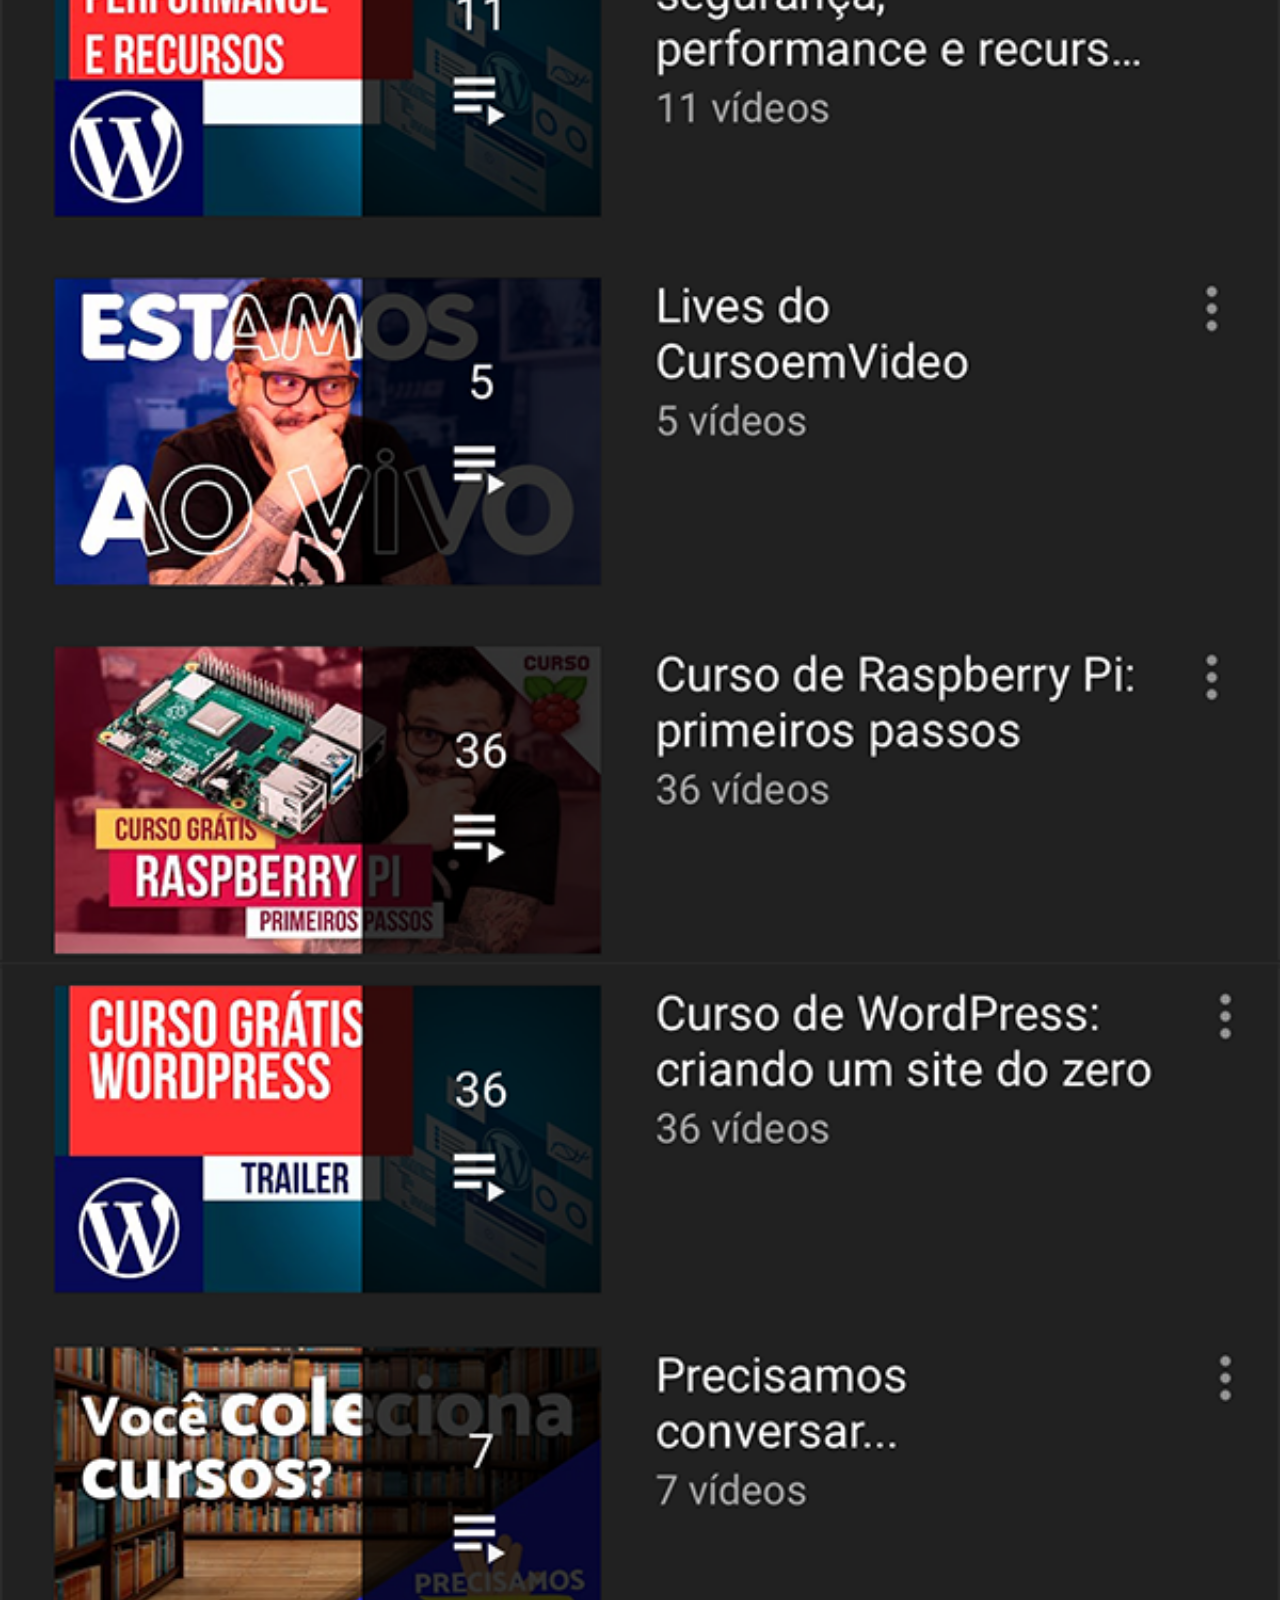
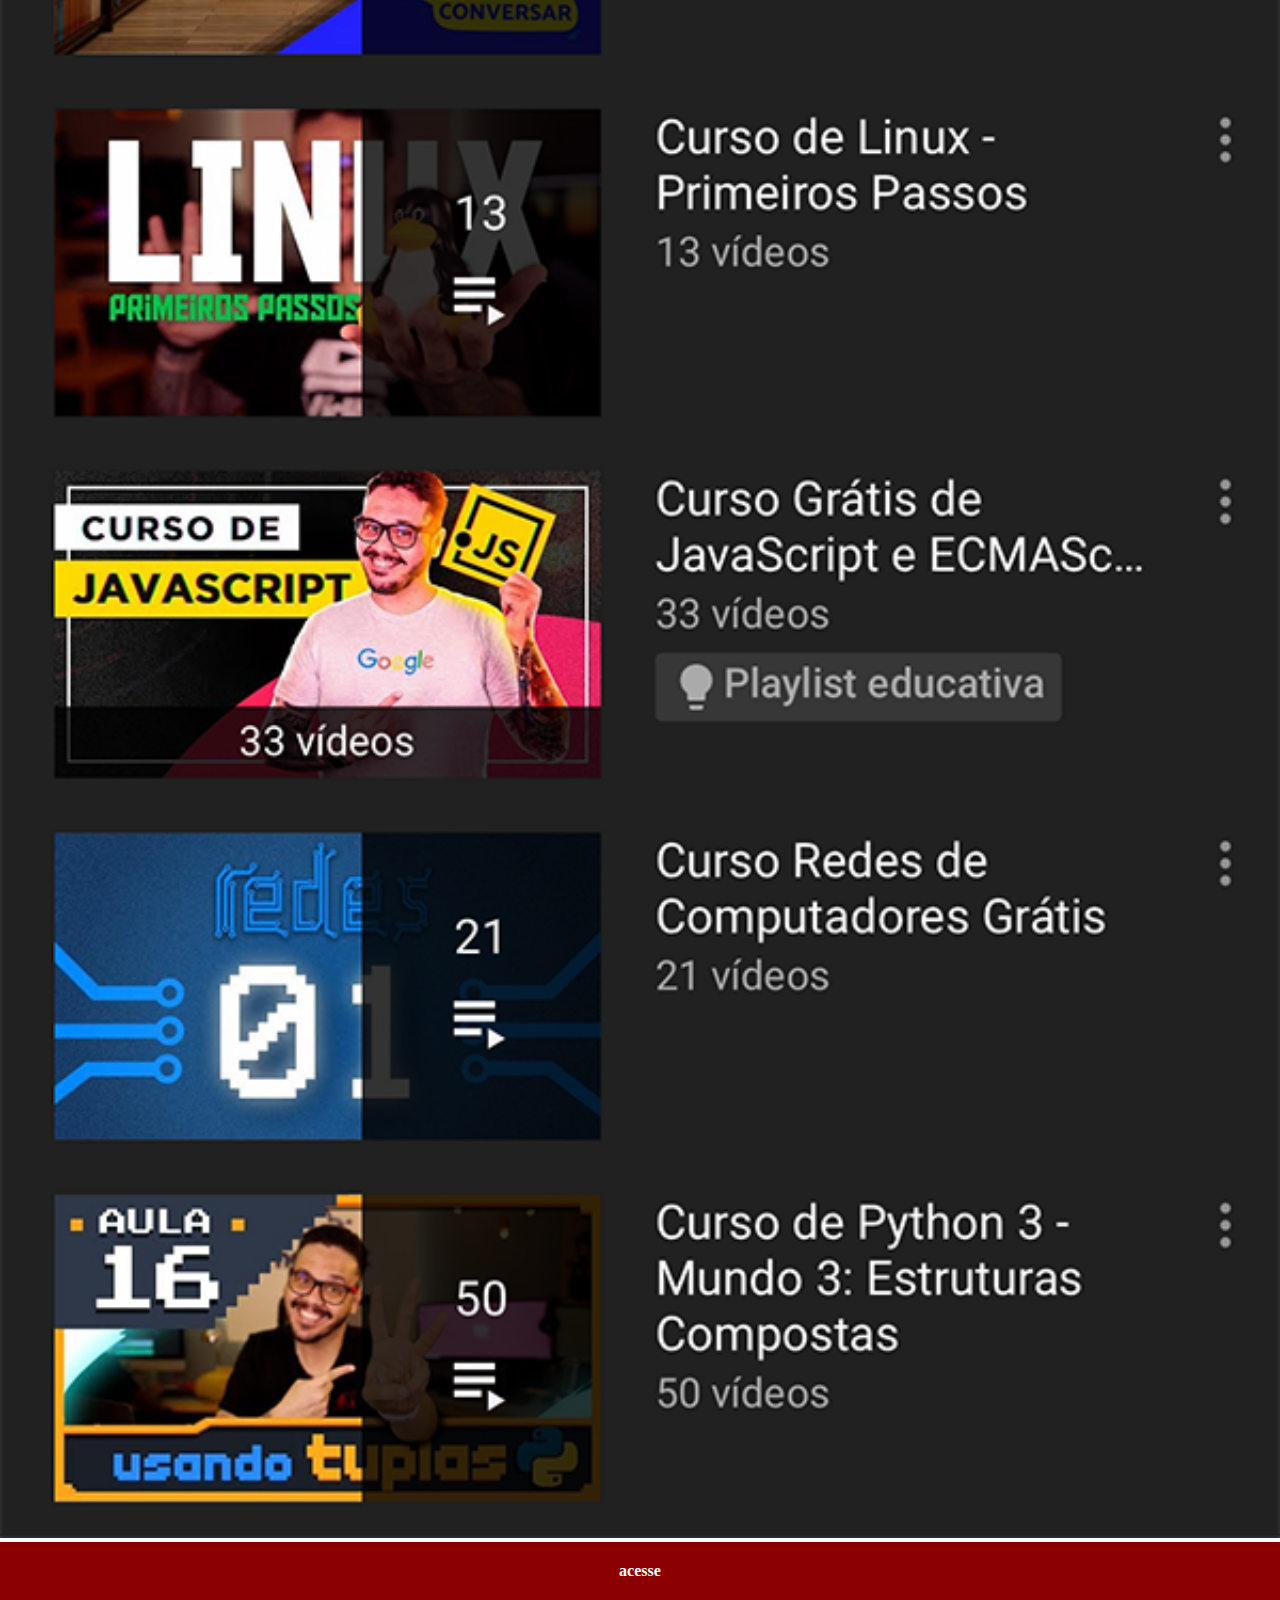
<file: youtube.html>
<!DOCTYPE html>
<html lang="pt-br">
<head>
    <meta charset="UTF-8">
    <meta http-equiv="X-UA-Compatible" content="IE=edge">
    <meta name="viewport" content="width=device-width, initial-scale=1.0">
    <title>you tube</title>
    <link rel="stylesheet" href="estilos/social.css">

</head>
<body>
    <img src="imagens/tela-youtube.png" alt="youtube">
    <a href="https://www.youtube.com/CursoemVideo" target="_blank">acesse</a>
</body>
</html>
</file>
<file: estilos/style.css>
@charset "UFT-8";

* {
    margin: 0px;
    padding: 0px;
    font-family: Arial, Helvetica, sans-serif;
}
html, body {
    height: 100vh;
    width: 100vw;
    background-color: black;
}
body {
    background: url('../imagens/fundo-madeira.jpg') no-repeat top center;
    background-size: cover;
    background-attachment: fixed;
}
main {
    position: relative;
    height: 100vh;
}
section#telefone {
    position: absolute;
    top: 50%;
    left: 50%;
    transform: translate(-50%, -50%);

    height: 627px;
    width: 311px;
    background: url('../imagens/frame-iphone.png') no-repeat;
}
iframe#tela {
    position: relative;
    top: 80px;
    left: 22px;
    width: 267px;
    height: 471px;
}
section#sociais {
    text-align: right;
    position:sticky;
}
section#sociais img {
    width: 50px;
    margin: 10px;
    border-radius: 50%;
    box-shadow: 2px 2px 5px rgba(0, 0, 0, 0.400);
    box-sizing: border-box;
}
section#sociais img:hover {
    border: 2px solid white;
    transform: translate(-3px, -3px);
    box-shadow: 5px 5px 10px rgba(0, 0, 0, 0.623);
    transition: transform .3s border 1s;
}
</file>
<file: estilos/social.css>
@charset "UFT-8";

* {
    margin: 0px;
    padding: 0px;
}
::-webkit-scrollbar {
    width: 0px;
    height: 0px;
}
img {
    width: 100vw;
}
a {
    display: block;
    background-color: darkred;
    color: white;
    padding: 20px;
    text-align: center;
    font-weight: bold;
    text-decoration: none;
}
a:hover {
    background-color: red;
}
</file>
